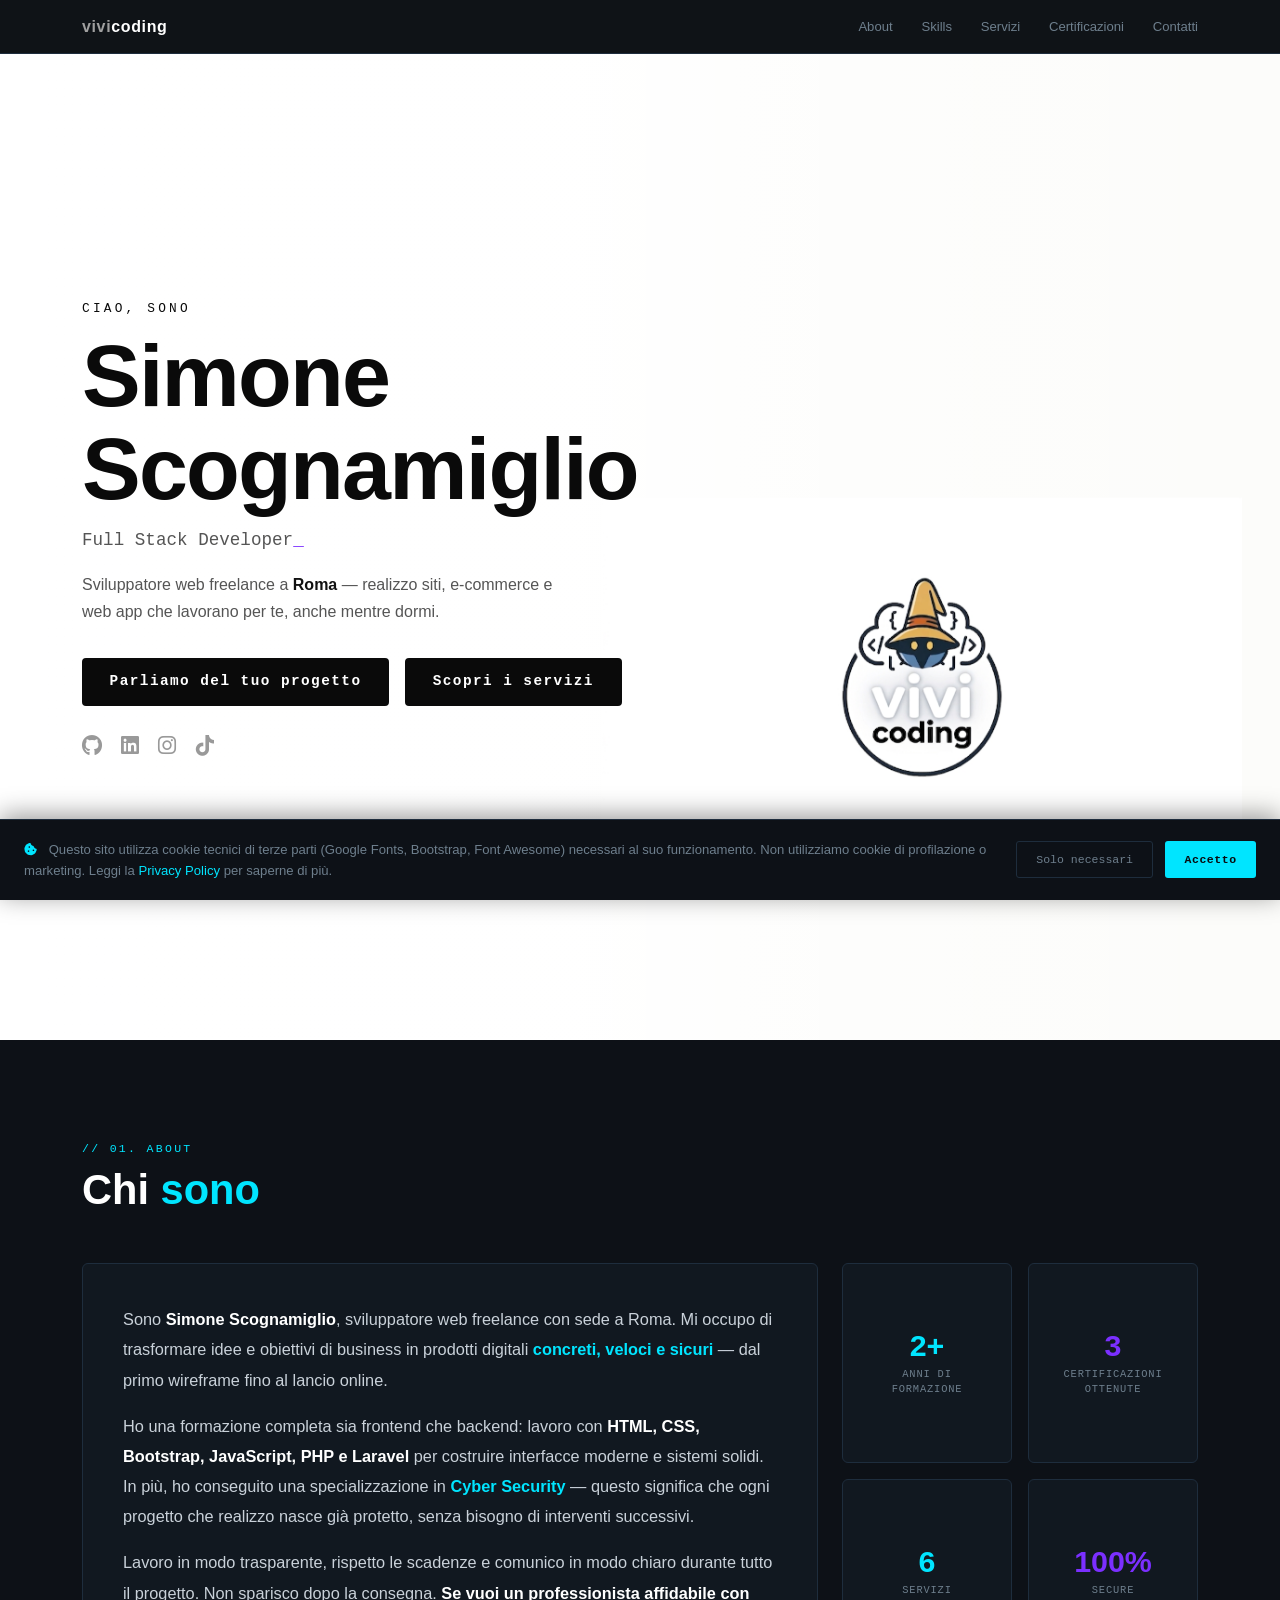
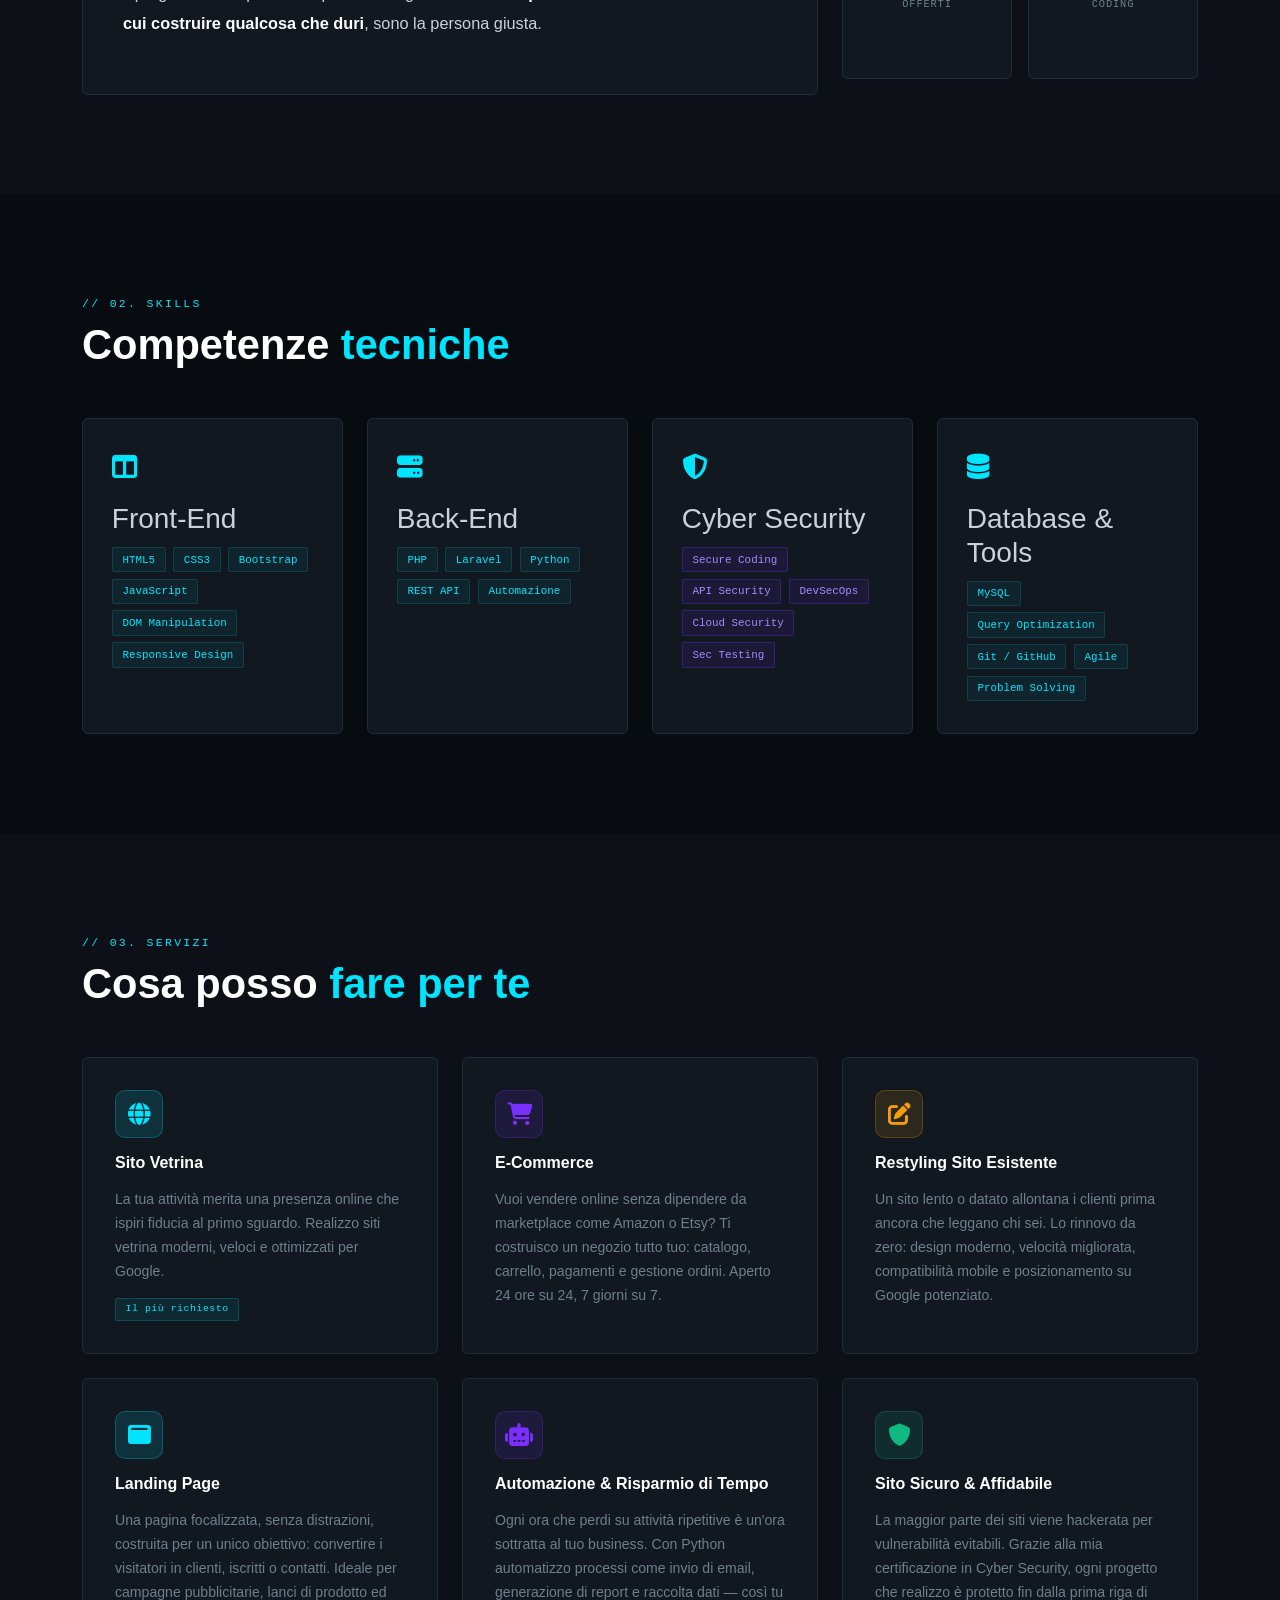
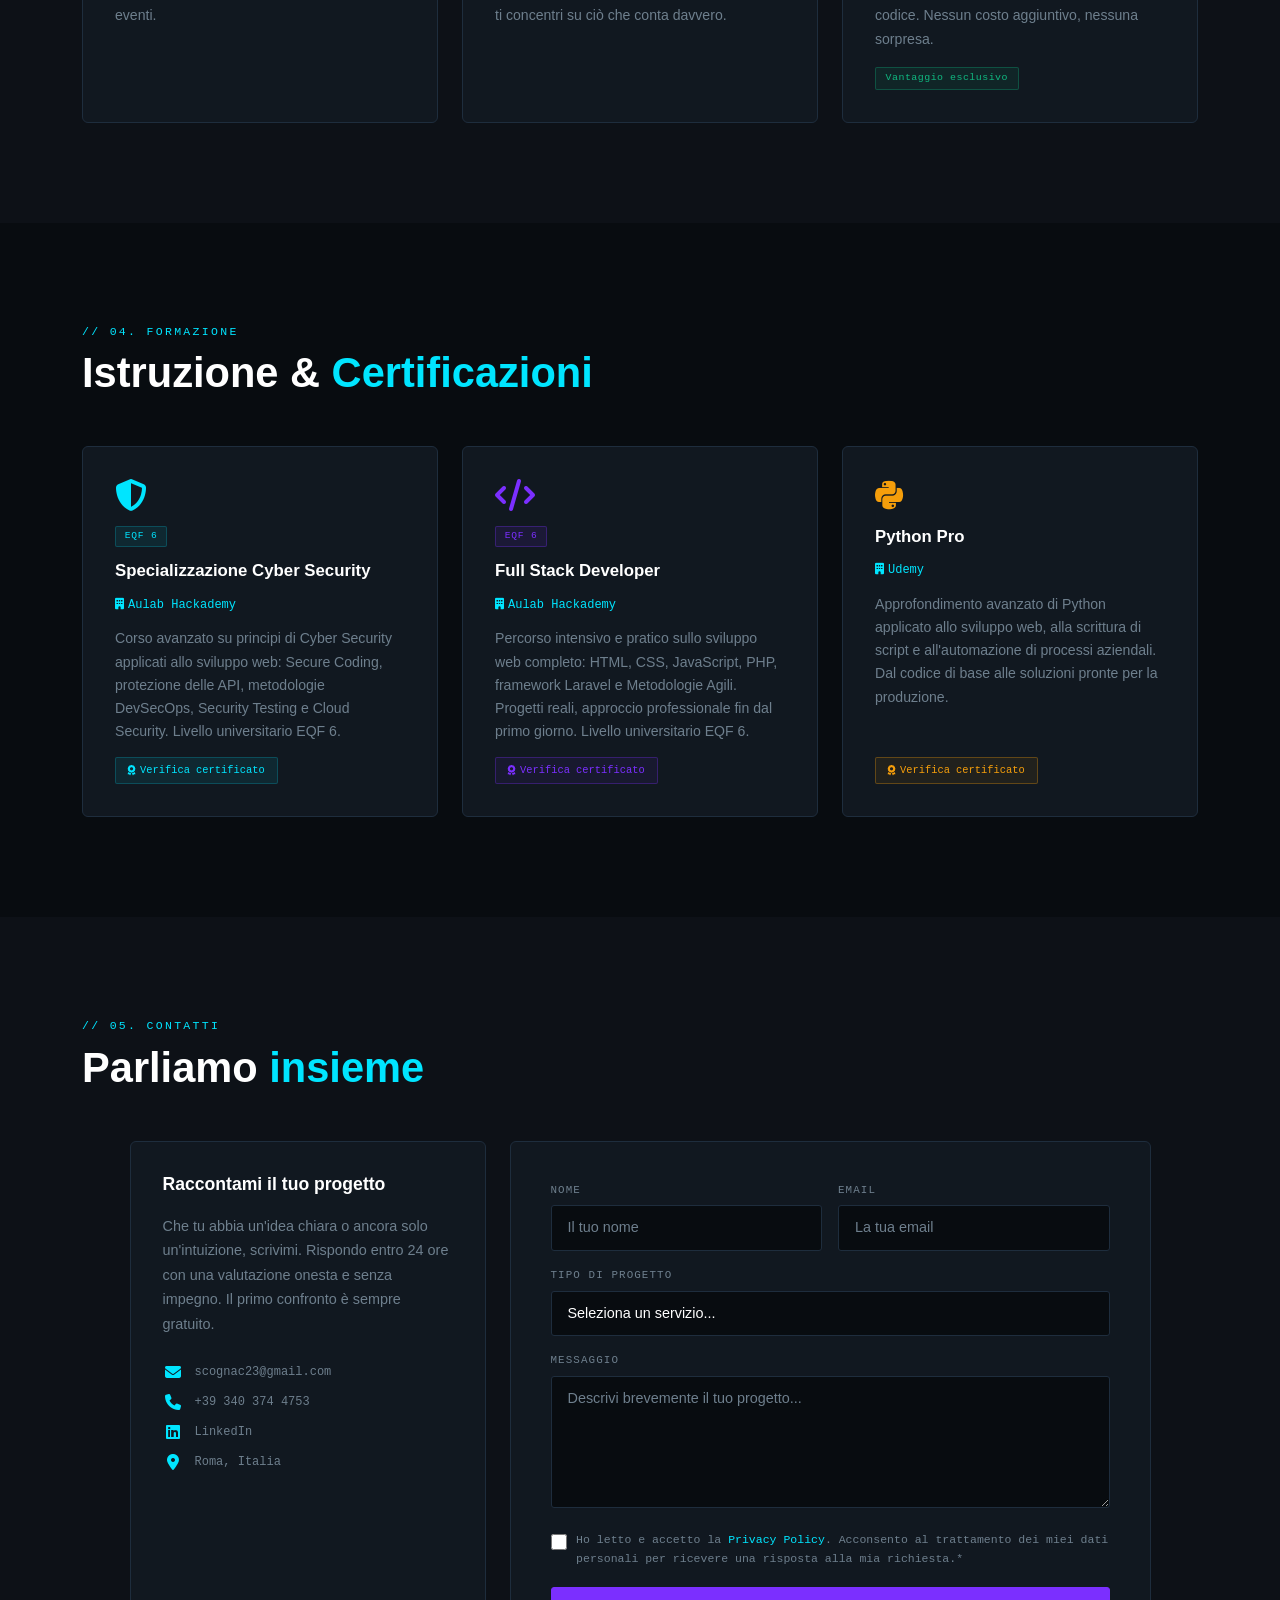
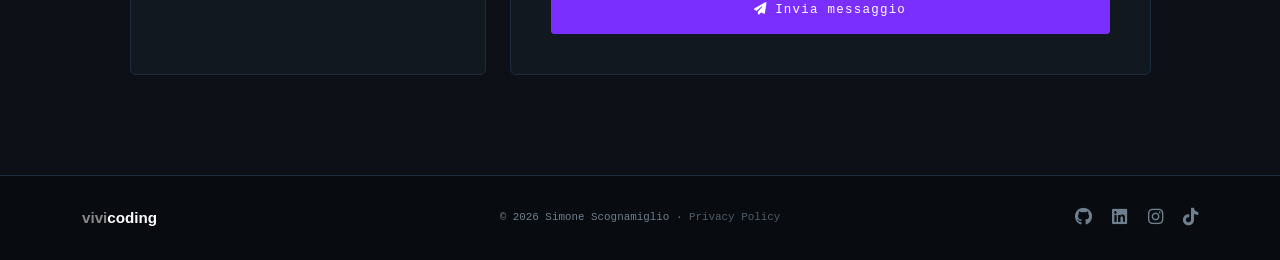
<file: index.html>
<!DOCTYPE html>
<html lang="it">
<head>
  <meta charset="UTF-8" />
  <meta name="viewport" content="width=device-width, initial-scale=1.0"/>

  <!-- ═══════════════════════════════════════
       SEO — TITOLO E META DESCRIZIONE
       Aiuta Google a capire di cosa parla il sito
  ═══════════════════════════════════════ -->
  <title>Simone Scognamiglio — Sviluppatore Web Freelance Roma | PHP Laravel Cyber Security</title>
  <meta name="description" content="Simone Scognamiglio, sviluppatore web freelance a Roma. Realizzo siti vetrina, e-commerce e web app sicure con PHP, Laravel, JavaScript e Python. Certificato in Cyber Security. Preventivo gratuito."/>
  <meta name="keywords" content="sviluppatore web Roma, freelance PHP Laravel, full stack developer Roma, siti web professionali Roma, e-commerce Roma, cyber security sviluppatore, Bootstrap, Python automazione, vivicoding"/>
  <meta name="author" content="Simone Scognamiglio"/>
  <meta name="robots" content="index, follow"/>
  <link rel="canonical" href="https://vivicoding.it/"/>

  <!-- ═══════════════════════════════════════
       SEO — OPEN GRAPH
       Controlla come appare il sito quando condiviso
       su WhatsApp, LinkedIn, Facebook
  ═══════════════════════════════════════ -->
  <meta property="og:title" content="Simone Scognamiglio — Sviluppatore Web Freelance Roma"/>
  <meta property="og:description" content="Siti web, e-commerce e web app sicure. Sviluppatore freelance a Roma con certificazione Cyber Security. Preventivo gratuito entro 24h."/>
  <meta property="og:type" content="website"/>
  <meta property="og:url" content="https://vivicoding.it/"/>
  <meta property="og:image" content="https://vivicoding.it/img/vivi_coding.png"/>
  <meta property="og:locale" content="it_IT"/>
  <meta property="og:site_name" content="vivicoding — Simone Scognamiglio"/>

  <!-- ═══════════════════════════════════════
       SEO — TWITTER CARD
       Controlla come appare il sito quando
       condiviso su Twitter/X
  ═══════════════════════════════════════ -->
  <meta name="twitter:card" content="summary_large_image"/>
  <meta name="twitter:title" content="Simone Scognamiglio — Sviluppatore Web Freelance Roma"/>
  <meta name="twitter:description" content="Siti web, e-commerce e web app sicure. Sviluppatore freelance a Roma con certificazione Cyber Security."/>
  <meta name="twitter:image" content="https://vivicoding.it/img/vivi_coding.png"/>

  <!-- ═══════════════════════════════════════
       SICUREZZA — CONTENT SECURITY POLICY (CSP)
       Protezione XSS: dice al browser quali domini
       sono fidati. Blocca script iniettati da terzi.
       (OWASP A03 - Injection)
  ═══════════════════════════════════════ -->
  <meta http-equiv="Content-Security-Policy"
    content="
      default-src 'self'
        https://cdn.jsdelivr.net
        https://cdnjs.cloudflare.com
        https://fonts.googleapis.com
        https://fonts.gstatic.com
        https://api.web3forms.com;
      script-src 'self' 'unsafe-inline'
        https://cdn.jsdelivr.net;
      style-src 'self' 'unsafe-inline'
        https://cdn.jsdelivr.net
        https://cdnjs.cloudflare.com
        https://fonts.googleapis.com;
      font-src 'self'
        https://fonts.gstatic.com
        https://cdnjs.cloudflare.com;
      img-src 'self' data: https:;
      form-action https://api.web3forms.com;
    "/>

  <!-- ═══════════════════════════════════════
       SICUREZZA — HEADERS AGGIUNTIVI
       X-Content-Type-Options: blocca MIME sniffing
       Referrer-Policy: limita info inviate ad altri siti
       (OWASP A05 - Security Misconfiguration)
  ═══════════════════════════════════════ -->
  <meta http-equiv="X-Content-Type-Options" content="nosniff"/>
  <meta name="referrer" content="strict-origin-when-cross-origin"/>

  <!-- ═══════════════════════════════════════
       SICUREZZA — X-FRAME-OPTIONS
       Blocca il caricamento del sito in iframe
       da altri domini → protezione Clickjacking
       (OWASP A05 - Security Misconfiguration)
  ═══════════════════════════════════════ -->
  <meta http-equiv="X-Frame-Options" content="DENY"/>

  <!-- ═══════════════════════════════════════
       SICUREZZA — PERMISSIONS POLICY
       Disabilita esplicitamente le API del browser
       che questo sito non utilizza:
       fotocamera, microfono, geolocalizzazione,
       pagamenti, USB, autoplay forzato.
       Riduce la superficie di attacco in caso
       di script malevoli iniettati.
       (OWASP A05 - Security Misconfiguration)
  ═══════════════════════════════════════ -->
  <meta http-equiv="Permissions-Policy"
    content="camera=(), microphone=(), geolocation=(), payment=(), usb=(), autoplay=()"/>

  <!-- ═══════════════════════════════════════
       SEO — SCHEMA.ORG
       Dati strutturati: Google capisce esattamente
       chi sei e ti mostra meglio nei risultati
  ═══════════════════════════════════════ -->
  <script type="application/ld+json">
  {
    "@context": "https://schema.org",
    "@type": "Person",
    "name": "Simone Scognamiglio",
    "jobTitle": "Full Stack Developer & Cyber Security Specialist",
    "description": "Sviluppatore web freelance a Roma specializzato in PHP, Laravel, JavaScript e Cyber Security.",
    "url": "https://vivicoding.it",
    "image": "https://vivicoding.it/img/vivi_coding.png",
    "email": "scognac23@gmail.com",
    "telephone": "+393403744753",
    "address": { "@type": "PostalAddress", "addressLocality": "Roma", "addressCountry": "IT" },
    "sameAs": [
      "https://github.com/SimonScognac23",
      "https://linkedin.com/in/simonescognamiglio-7758172a0",
      "https://www.instagram.com/vivi_coding",
      "https://www.tiktok.com/@scognac"
    ],
    "knowsAbout": ["PHP","Laravel","JavaScript","Python","Cyber Security","Web Development","E-Commerce"]
  }
  </script>

  <script type="application/ld+json">
  {
    "@context": "https://schema.org",
    "@type": "LocalBusiness",
    "name": "vivicoding — Simone Scognamiglio",
    "description": "Sviluppo siti web, e-commerce e web app sicure a Roma.",
    "url": "https://vivicoding.it",
    "telephone": "+393403744753",
    "email": "scognac23@gmail.com",
    "address": { "@type": "PostalAddress", "addressLocality": "Roma", "addressRegion": "Lazio", "addressCountry": "IT" },
    "areaServed": "Roma",
    "priceRange": "€€"
  }
  </script>

  <!-- ═══════════════════════════════════════
       PERFORMANCE — PRECONNECT
       Dice al browser di prepararsi in anticipo
       alle connessioni esterne → sito più veloce
  ═══════════════════════════════════════ -->
  <link rel="preconnect" href="https://fonts.googleapis.com"/>
  <link rel="preconnect" href="https://fonts.gstatic.com" crossorigin/>
  <link rel="preconnect" href="https://cdnjs.cloudflare.com"/>

  <!-- ═══════════════════════════════════════
       CSS — LIBRERIE ESTERNE
       Bootstrap: griglia e componenti
       Font Awesome: icone
       Google Fonts: caratteri tipografici

       SICUREZZA — SUBRESOURCE INTEGRITY (SRI)
       integrity: hash SHA-384 della risorsa.
       Il browser confronta il file scaricato con
       l'hash dichiarato → se il CDN è compromesso
       o il file è stato manomesso, il browser
       blocca il caricamento automaticamente.
       crossorigin: necessario per il controllo SRI
       su risorse cross-origin.
       (OWASP A08 - Software and Data Integrity)
  ═══════════════════════════════════════ -->
  <link href="https://cdn.jsdelivr.net/npm/bootstrap@5.3.3/dist/css/bootstrap.min.css"
    rel="stylesheet"
    integrity="sha384-QWTKZyjpPEjISv5WaRU9OFeRpok6YctnYmDr5pNlyT2bRjXh0JMhjY6hW+ALEwIH"
    crossorigin="anonymous"/>

  <link rel="stylesheet"
    href="https://cdnjs.cloudflare.com/ajax/libs/font-awesome/6.5.0/css/all.min.css"
    crossorigin="anonymous"
    referrerpolicy="no-referrer"/>

  <link href="https://fonts.googleapis.com/css2?family=Space+Mono:wght@400;700&family=Syne:wght@400;600;700;800&display=swap" rel="stylesheet"/>

  <!-- ═══════════════════════════════════════
       CSS — FOGLIO DI STILE PERSONALIZZATO
  ═══════════════════════════════════════ -->
  <link rel="stylesheet" href="style.css"/>

  <!-- ═══════════════════════════════════════
       CSS — STILI INLINE
       Cookie banner e checkbox privacy
  ═══════════════════════════════════════ -->
  <style>
    /* ── COOKIE BANNER ── */
    #cookie-banner {
      position: fixed;
      bottom: 0; left: 0; right: 0;
      background: #0d1117;
      border-top: 1px solid #1e2d3d;
      padding: 1.2rem 1.5rem;
      z-index: 9999;
      display: flex;
      align-items: center;
      justify-content: space-between;
      gap: 1.5rem;
      flex-wrap: wrap;
      box-shadow: 0 -4px 24px rgba(0,0,0,.4);
    }
    #cookie-banner p {
      margin: 0;
      font-size: .82rem;
      color: #6e7f8d;
      line-height: 1.6;
      flex: 1;
      min-width: 200px;
    }
    #cookie-banner a { color: #00e5ff; text-decoration: none; }
    #cookie-banner a:hover { text-decoration: underline; }
    .cookie-btns { display: flex; gap: .75rem; flex-shrink: 0; }
    .cookie-accept {
      background: #00e5ff;
      color: #080c10;
      border: none;
      border-radius: 3px;
      font-family: 'Space Mono', monospace;
      font-size: .72rem;
      font-weight: 700;
      padding: .55rem 1.2rem;
      cursor: pointer;
      letter-spacing: .05em;
      transition: background .2s;
    }
    .cookie-accept:hover { background: #00c8e0; }
    .cookie-decline {
      background: transparent;
      color: #6e7f8d;
      border: 1px solid #1e2d3d;
      border-radius: 3px;
      font-family: 'Space Mono', monospace;
      font-size: .72rem;
      padding: .55rem 1.2rem;
      cursor: pointer;
      transition: color .2s, border-color .2s;
    }
    .cookie-decline:hover { color: #fff; border-color: #6e7f8d; }

    /* ── CHECKBOX PRIVACY FORM ── */
    .privacy-check-wrap {
      display: flex;
      align-items: flex-start;
      gap: .6rem;
      margin-bottom: 1.2rem;
    }
    .privacy-check-wrap input[type="checkbox"] {
      width: 16px;
      height: 16px;
      min-width: 16px;
      margin-top: 3px;
      accent-color: #00e5ff;
      cursor: pointer;
    }
    .privacy-check-wrap label {
      font-family: 'Space Mono', monospace;
      font-size: .72rem;
      color: #6e7f8d;
      line-height: 1.6;
      cursor: pointer;
    }
    .privacy-check-wrap label a { color: #00e5ff; text-decoration: none; }
    .privacy-check-wrap label a:hover { text-decoration: underline; }
  </style>

</head>
<body>

<!-- ═══════════════════════════════════════
     GDPR — COOKIE BANNER
     Obbligatorio per legge italiana (D.Lgs 196/2003)
     Si nasconde dopo il consenso e non riappare
═══════════════════════════════════════ -->
<div id="cookie-banner" role="dialog" aria-label="Consenso cookie">
  <p>
    <i class="fa-solid fa-cookie-bite me-2" style="color:#00e5ff"></i>
    Questo sito utilizza cookie tecnici di terze parti (Google Fonts, Bootstrap, Font Awesome)
    necessari al suo funzionamento. Non utilizziamo cookie di profilazione o marketing.
    Leggi la <a href="privacy.html">Privacy Policy</a> per saperne di più.
  </p>
  <div class="cookie-btns">
    <button class="cookie-decline" id="cookie-decline">Solo necessari</button>
    <button class="cookie-accept" id="cookie-accept">Accetto</button>
  </div>
</div>

<!-- ═══════════════════════════════════════
     NAVBAR — BARRA DI NAVIGAZIONE
     fixed-top = rimane in cima durante lo scroll
═══════════════════════════════════════ -->
<nav class="navbar fixed-top" role="navigation" aria-label="Menu principale">
  <div class="container">
    <a class="navbar-brand" href="#" aria-label="vivicoding homepage">vivi<span>coding</span></a>
    <ul class="navbar-nav flex-row">
      <li class="nav-item"><a class="nav-link" href="#about">About</a></li>
      <li class="nav-item"><a class="nav-link" href="#skills">Skills</a></li>
      <li class="nav-item"><a class="nav-link" href="#servizi">Servizi</a></li>
      <li class="nav-item"><a class="nav-link" href="#education">Certificazioni</a></li>
      <li class="nav-item"><a class="nav-link" href="#contact">Contatti</a></li>
    </ul>
  </div>
</nav>

<!-- ═══════════════════════════════════════
     HERO — SEZIONE PRINCIPALE
     Prima cosa che vede il visitatore
     Sfondo bianco con logo a destra e testo a sinistra
═══════════════════════════════════════ -->
<section id="hero" aria-label="Presentazione">
  <img src="img/vivi_coding.png" class="hero-bg-img"
    alt="vivicoding logo — Simone Scognamiglio sviluppatore web Roma"
    width="580" height="580" loading="eager"/>
  <div class="hero-overlay"></div>
  <div class="container hero-content">
    <div class="row align-items-center min-vh-100">
      <div class="col-lg-7 col-md-9">
        <p class="hero-greeting">Ciao, sono</p>
        <h1 class="hero-name">Simone<br/><span>Scognamiglio</span></h1>
        <!-- Typewriter: il testo che cambia automaticamente -->
        <p class="hero-role" id="typed-text"></p>
        <p class="hero-desc">Sviluppatore web freelance a <strong>Roma</strong> — realizzo siti, e-commerce e web app che lavorano per te, anche mentre dormi.</p>
        <div class="d-flex gap-3 flex-wrap mb-4">
          <a href="#contact" class="btn-accent">Parliamo del tuo progetto</a>
          <a href="#servizi" class="btn-ghost-hero">Scopri i servizi</a>
        </div>
        <!-- Social links — rel="noopener noreferrer" protegge da tabnapping -->
        <div class="hero-socials" aria-label="Social network">
          <a href="https://github.com/SimonScognac23" target="_blank" rel="noopener noreferrer" title="GitHub" aria-label="GitHub"><i class="fa-brands fa-github"></i></a>
          <a href="https://linkedin.com/in/simonescognamiglio-7758172a0" target="_blank" rel="noopener noreferrer" title="LinkedIn" aria-label="LinkedIn"><i class="fa-brands fa-linkedin"></i></a>
          <a href="https://www.instagram.com/vivi_coding" target="_blank" rel="noopener noreferrer" title="Instagram" aria-label="Instagram"><i class="fa-brands fa-instagram"></i></a>
          <a href="https://www.tiktok.com/@vivi_coding" target="_blank" rel="noopener noreferrer" title="TikTok" aria-label="TikTok"><i class="fa-brands fa-tiktok"></i></a>
        </div>
      </div>
    </div>
  </div>
</section>

<!-- ═══════════════════════════════════════
     ABOUT — 01
     Presentazione personale e statistiche
═══════════════════════════════════════ -->
<section id="about" aria-labelledby="about-title">
  <div class="container">
    <p class="sec-label">// 01. about</p>
    <h2 class="sec-title" id="about-title">Chi <span>sono</span></h2>
    <div class="row g-4 align-items-stretch">

      <!-- Testo presentazione -->
      <div class="col-lg-8 fade-up">
        <div class="about-card h-100">
          <p class="about-text mb-3">
            Sono <strong style="color:#fff">Simone Scognamiglio</strong>, sviluppatore web freelance con sede a Roma. Mi occupo di trasformare idee e obiettivi di business in prodotti digitali <strong style="color:var(--accent)">concreti, veloci e sicuri</strong> — dal primo wireframe fino al lancio online.
          </p>
          <p class="about-text mb-3">
            Ho una formazione completa sia frontend che backend: lavoro con <strong style="color:#fff">HTML, CSS, Bootstrap, JavaScript, PHP e Laravel</strong> per costruire interfacce moderne e sistemi solidi. In più, ho conseguito una specializzazione in <strong style="color:var(--accent)">Cyber Security</strong> — questo significa che ogni progetto che realizzo nasce già protetto, senza bisogno di interventi successivi.
          </p>
          <p class="about-text">
            Lavoro in modo trasparente, rispetto le scadenze e comunico in modo chiaro durante tutto il progetto. Non sparisco dopo la consegna. <strong style="color:#fff">Se vuoi un professionista affidabile con cui costruire qualcosa che duri</strong>, sono la persona giusta.
          </p>
        </div>
      </div>

      <!-- Statistiche numeriche -->
      <div class="col-lg-4 fade-up">
        <div class="row g-3 h-100">
          <div class="col-6"><div class="stat-card"><div class="stat-num" style="color:var(--accent)">2+</div><div class="stat-lbl">Anni di<br/>formazione</div></div></div>
          <div class="col-6"><div class="stat-card"><div class="stat-num" style="color:var(--accent2)">3</div><div class="stat-lbl">Certificazioni<br/>ottenute</div></div></div>
          <div class="col-6"><div class="stat-card"><div class="stat-num" style="color:var(--accent)">6</div><div class="stat-lbl">Servizi<br/>offerti</div></div></div>
          <div class="col-6"><div class="stat-card"><div class="stat-num" style="color:var(--accent2)">100%</div><div class="stat-lbl">Secure<br/>Coding</div></div></div>
        </div>
      </div>

    </div>
  </div>
</section>

<!-- ═══════════════════════════════════════
     SKILLS — 02
     Competenze tecniche divise per categoria
═══════════════════════════════════════ -->
<section id="skills" aria-labelledby="skills-title">
  <div class="container">
    <p class="sec-label">// 02. skills</p>
    <h2 class="sec-title" id="skills-title">Competenze <span>tecniche</span></h2>
    <div class="row g-4">

      <!-- Front-End -->
      <div class="col-md-6 col-lg-3 fade-up">
        <div class="skill-category h-100">
          <div class="skill-icon"><i class="fa-solid fa-table-columns" aria-hidden="true"></i></div>
          <h3>Front-End</h3>
          <span class="skill-tag">HTML5</span>
          <span class="skill-tag">CSS3</span>
          <span class="skill-tag">Bootstrap</span>
          <span class="skill-tag">JavaScript</span>
          <span class="skill-tag">DOM Manipulation</span>
          <span class="skill-tag">Responsive Design</span>
        </div>
      </div>

      <!-- Back-End -->
      <div class="col-md-6 col-lg-3 fade-up">
        <div class="skill-category h-100">
          <div class="skill-icon"><i class="fa-solid fa-server" aria-hidden="true"></i></div>
          <h3>Back-End</h3>
          <span class="skill-tag">PHP</span>
          <span class="skill-tag">Laravel</span>
          <span class="skill-tag">Python</span>
          <span class="skill-tag">REST API</span>
          <span class="skill-tag">Automazione</span>
        </div>
      </div>

      <!-- Cyber Security -->
      <div class="col-md-6 col-lg-3 fade-up">
        <div class="skill-category h-100">
          <div class="skill-icon"><i class="fa-solid fa-shield-halved" aria-hidden="true"></i></div>
          <h3>Cyber Security</h3>
          <span class="skill-tag purple">Secure Coding</span>
          <span class="skill-tag purple">API Security</span>
          <span class="skill-tag purple">DevSecOps</span>
          <span class="skill-tag purple">Cloud Security</span>
          <span class="skill-tag purple">Sec Testing</span>
        </div>
      </div>

      <!-- Database & Tools -->
      <div class="col-md-6 col-lg-3 fade-up">
        <div class="skill-category h-100">
          <div class="skill-icon"><i class="fa-solid fa-database" aria-hidden="true"></i></div>
          <h3>Database & Tools</h3>
          <span class="skill-tag">MySQL</span>
          <span class="skill-tag">Query Optimization</span>
          <span class="skill-tag">Git / GitHub</span>
          <span class="skill-tag">Agile</span>
          <span class="skill-tag">Problem Solving</span>
        </div>
      </div>

    </div>
  </div>
</section>

<!-- ═══════════════════════════════════════
     SERVIZI — 03
     I 6 servizi offerti ai clienti
═══════════════════════════════════════ -->
<section id="servizi" aria-labelledby="servizi-title">
  <div class="container">
    <p class="sec-label">// 03. servizi</p>
    <h2 class="sec-title" id="servizi-title">Cosa posso <span>fare per te</span></h2>
    <div class="row g-4">

      <!-- Sito Vetrina -->
      <div class="col-12 col-md-6 col-lg-4 fade-up">
        <div class="service-card h-100">
          <div class="service-icon-wrap" style="--clr:var(--accent)"><i class="fa-solid fa-globe" aria-hidden="true"></i></div>
          <h3 class="service-title">Sito Vetrina</h3>
          <p class="service-body">La tua attività merita una presenza online che ispiri fiducia al primo sguardo. Realizzo siti vetrina moderni, veloci e ottimizzati per Google.</p>
          <span class="service-tag">Il più richiesto</span>
        </div>
      </div>

      <!-- E-Commerce -->
      <div class="col-12 col-md-6 col-lg-4 fade-up">
        <div class="service-card h-100">
          <div class="service-icon-wrap" style="--clr:var(--accent2)"><i class="fa-solid fa-cart-shopping" aria-hidden="true"></i></div>
          <h3 class="service-title">E-Commerce</h3>
          <p class="service-body">Vuoi vendere online senza dipendere da marketplace come Amazon o Etsy? Ti costruisco un negozio tutto tuo: catalogo, carrello, pagamenti e gestione ordini. Aperto 24 ore su 24, 7 giorni su 7.</p>
        </div>
      </div>

      <!-- Restyling -->
      <div class="col-12 col-md-6 col-lg-4 fade-up">
        <div class="service-card h-100">
          <div class="service-icon-wrap" style="--clr:#f59e0b"><i class="fa-solid fa-pen-to-square" aria-hidden="true"></i></div>
          <h3 class="service-title">Restyling Sito Esistente</h3>
          <p class="service-body">Un sito lento o datato allontana i clienti prima ancora che leggano chi sei. Lo rinnovo da zero: design moderno, velocità migliorata, compatibilità mobile e posizionamento su Google potenziato.</p>
        </div>
      </div>

      <!-- Landing Page -->
      <div class="col-12 col-md-6 col-lg-4 fade-up">
        <div class="service-card h-100">
          <div class="service-icon-wrap" style="--clr:var(--accent)"><i class="fa-solid fa-window-maximize" aria-hidden="true"></i></div>
          <h3 class="service-title">Landing Page</h3>
          <p class="service-body">Una pagina focalizzata, senza distrazioni, costruita per un unico obiettivo: convertire i visitatori in clienti, iscritti o contatti. Ideale per campagne pubblicitarie, lanci di prodotto ed eventi.</p>
        </div>
      </div>

      <!-- Automazione -->
      <div class="col-12 col-md-6 col-lg-4 fade-up">
        <div class="service-card h-100">
          <div class="service-icon-wrap" style="--clr:var(--accent2)"><i class="fa-solid fa-robot" aria-hidden="true"></i></div>
          <h3 class="service-title">Automazione & Risparmio di Tempo</h3>
          <p class="service-body">Ogni ora che perdi su attività ripetitive è un'ora sottratta al tuo business. Con Python automatizzo processi come invio di email, generazione di report e raccolta dati — così tu ti concentri su ciò che conta davvero.</p>
        </div>
      </div>

      <!-- Sito Sicuro -->
      <div class="col-12 col-md-6 col-lg-4 fade-up">
        <div class="service-card h-100">
          <div class="service-icon-wrap" style="--clr:#10b981"><i class="fa-solid fa-shield" aria-hidden="true"></i></div>
          <h3 class="service-title">Sito Sicuro & Affidabile</h3>
          <p class="service-body">La maggior parte dei siti viene hackerata per vulnerabilità evitabili. Grazie alla mia certificazione in Cyber Security, ogni progetto che realizzo è protetto fin dalla prima riga di codice. Nessun costo aggiuntivo, nessuna sorpresa.</p>
          <span class="service-tag" style="color:#10b981;border-color:rgba(16,185,129,.3);background:rgba(16,185,129,.08)">Vantaggio esclusivo</span>
        </div>
      </div>

    </div>
  </div>
</section>

<!-- ═══════════════════════════════════════
     EDUCATION — 04
     Certificazioni e formazione
═══════════════════════════════════════ -->
<section id="education" aria-labelledby="education-title">
  <div class="container">
    <p class="sec-label">// 04. formazione</p>
    <h2 class="sec-title" id="education-title">Istruzione & <span>Certificazioni</span></h2>
    <div class="row g-4 justify-content-center">

      <!-- Certificazione Cyber Security -->
      <div class="col-12 col-md-6 col-lg-4 fade-up">
        <div class="cert-card h-100">
          <div class="cert-icon" style="color:var(--accent)"><i class="fa-solid fa-shield-halved" aria-hidden="true"></i></div>
          <div class="cert-badge-eqf">EQF 6</div>
          <h3 class="cert-title">Specializzazione Cyber Security</h3>
          <p class="cert-school"><i class="fa-solid fa-building me-1" aria-hidden="true"></i>Aulab Hackademy</p>
          <p class="cert-body">Corso avanzato su principi di Cyber Security applicati allo sviluppo web: Secure Coding, protezione delle API, metodologie DevSecOps, Security Testing e Cloud Security. Livello universitario EQF 6.</p>
          <a href="https://credential.net/c70fb460-e360-40ac-95a9-8bb528a66309" target="_blank" rel="noopener noreferrer" class="cert-link">
            <i class="fa-solid fa-award me-1" aria-hidden="true"></i>Verifica certificato
          </a>
        </div>
      </div>

      <!-- Certificazione Full Stack -->
      <div class="col-12 col-md-6 col-lg-4 fade-up">
        <div class="cert-card h-100">
          <div class="cert-icon" style="color:var(--accent2)"><i class="fa-solid fa-code" aria-hidden="true"></i></div>
          <div class="cert-badge-eqf" style="color:var(--accent2);border-color:rgba(123,47,255,.3);background:rgba(123,47,255,.1)">EQF 6</div>
          <h3 class="cert-title">Full Stack Developer</h3>
          <p class="cert-school"><i class="fa-solid fa-building me-1" aria-hidden="true"></i>Aulab Hackademy</p>
          <p class="cert-body">Percorso intensivo e pratico sullo sviluppo web completo: HTML, CSS, JavaScript, PHP, framework Laravel e Metodologie Agili. Progetti reali, approccio professionale fin dal primo giorno. Livello universitario EQF 6.</p>
          <a href="https://credential.net/d90387ce-b165-43b2-81d8-e3498085ef3e" target="_blank" rel="noopener noreferrer" class="cert-link" style="color:var(--accent2);border-color:rgba(123,47,255,.3);background:rgba(123,47,255,.07)">
            <i class="fa-solid fa-award me-1" aria-hidden="true"></i>Verifica certificato
          </a>
        </div>
      </div>

      <!-- Certificazione Python -->
      <div class="col-12 col-md-6 col-lg-4 fade-up">
        <div class="cert-card h-100">
          <div class="cert-icon" style="color:#f59e0b"><i class="fa-brands fa-python" aria-hidden="true"></i></div>
          <h3 class="cert-title">Python Pro</h3>
          <p class="cert-school"><i class="fa-solid fa-building me-1" aria-hidden="true"></i>Udemy</p>
          <p class="cert-body">Approfondimento avanzato di Python applicato allo sviluppo web, alla scrittura di script e all'automazione di processi aziendali. Dal codice di base alle soluzioni pronte per la produzione.</p>
          <a href="https://udemy.com/certificate/UC-797e93fd-c6c7-4f3e-8647-079aa7193a82" target="_blank" rel="noopener noreferrer" class="cert-link" style="color:#f59e0b;border-color:rgba(245,158,11,.3);background:rgba(245,158,11,.07)">
            <i class="fa-solid fa-award me-1" aria-hidden="true"></i>Verifica certificato
          </a>
        </div>
      </div>

    </div>
  </div>
</section>

<!-- ═══════════════════════════════════════
     CONTACT — 05
     Form di contatto + informazioni
     Protezioni attive:
     - Web3Forms (rate limiting integrato)
     - botcheck honeypot (blocca bot)
     - maxlength (limita input XSS)
     - checkbox privacy obbligatoria (GDPR)
     - method POST (protegge da CSRF)
═══════════════════════════════════════ -->
<section id="contact" aria-labelledby="contact-title">
  <div class="container">
    <p class="sec-label">// 05. contatti</p>
    <h2 class="sec-title" id="contact-title">Parliamo <span>insieme</span></h2>
    <div class="row g-4 justify-content-center">

      <!-- Informazioni di contatto -->
      <div class="col-lg-4 fade-up">
        <div class="contact-info-card h-100">
          <h3 class="contact-info-title">Raccontami il tuo progetto</h3>
          <p class="contact-info-text">Che tu abbia un'idea chiara o ancora solo un'intuizione, scrivimi. Rispondo entro 24 ore con una valutazione onesta e senza impegno. Il primo confronto è sempre gratuito.</p>
          <div class="contact-info-list">
            <a href="mailto:scognac23@gmail.com" class="contact-info-item">
              <i class="fa-solid fa-envelope" aria-hidden="true"></i><span>scognac23@gmail.com</span>
            </a>
            <a href="tel:+393403744753" class="contact-info-item">
              <i class="fa-solid fa-phone" aria-hidden="true"></i><span>+39 340 374 4753</span>
            </a>
            <a href="https://linkedin.com/in/simonescognamiglio-7758172a0" target="_blank" rel="noopener noreferrer" class="contact-info-item">
              <i class="fa-brands fa-linkedin" aria-hidden="true"></i><span>LinkedIn</span>
            </a>
            <div class="contact-info-item">
              <i class="fa-solid fa-location-dot" aria-hidden="true"></i><span>Roma, Italia</span>
            </div>
          </div>
        </div>
      </div>

      <!-- Form di contatto -->
      <div class="col-lg-7 fade-up">
        <div class="contact-form-card">
          <form action="https://api.web3forms.com/submit" method="POST" aria-label="Form di contatto">

            <!-- Web3Forms: chiave accesso -->
            <input type="hidden" name="access_key" value="8caca050-ec0e-433a-b0a5-a7bb475c0125"/>
            <!-- Web3Forms: oggetto email ricevuta -->
            <input type="hidden" name="subject" value="Nuovo messaggio da vivicoding"/>
            <!-- Sicurezza: honeypot anti-bot (invisibile all'utente) -->
            <input type="checkbox" name="botcheck" style="display:none" aria-hidden="true"/>

            <div class="row g-3 mb-3">
              <div class="col-md-6">
                <label class="form-label-custom" for="nome">Nome</label>
                <!-- maxlength: limita input, protezione XSS (OWASP A03) -->
                <input type="text" id="nome" name="nome" class="form-input"
                  placeholder="Il tuo nome" required maxlength="100"/>
              </div>
              <div class="col-md-6">
                <label class="form-label-custom" for="email">Email</label>
                <input type="email" id="email" name="email" class="form-input"
                  placeholder="La tua email" required maxlength="150"/>
              </div>
            </div>

            <div class="mb-3">
              <label class="form-label-custom" for="progetto">Tipo di progetto</label>
              <select id="progetto" name="progetto" class="form-input">
                <option value="" style="background:#111820">Seleziona un servizio...</option>
                <option value="vetrina" style="background:#111820">Sito Vetrina</option>
                <option value="ecommerce" style="background:#111820">E-Commerce</option>
                <option value="restyling" style="background:#111820">Restyling</option>
                <option value="landing" style="background:#111820">Landing Page</option>
                <option value="automazione" style="background:#111820">Automazione</option>
                <option value="altro" style="background:#111820">Altro</option>
              </select>
            </div>

            <div class="mb-3">
              <label class="form-label-custom" for="messaggio">Messaggio</label>
              <textarea id="messaggio" name="messaggio" class="form-input"
                rows="5" required maxlength="2000"
                placeholder="Descrivi brevemente il tuo progetto..."></textarea>
            </div>

            <!-- GDPR: checkbox privacy obbligatoria -->
            <div class="privacy-check-wrap">
              <input type="checkbox" id="privacy-consent" name="privacy" required/>
              <label for="privacy-consent">
                Ho letto e accetto la <a href="privacy.html" target="_blank">Privacy Policy</a>.
                Acconsento al trattamento dei miei dati personali per ricevere una risposta alla mia richiesta.*
              </label>
            </div>

            <button type="submit" class="btn-accent w-100">
              <i class="fa-solid fa-paper-plane me-2" aria-hidden="true"></i>Invia messaggio
            </button>

          </form>
        </div>
      </div>

    </div>
  </div>
</section>

<!-- ═══════════════════════════════════════
     FOOTER
     Link privacy policy + social
═══════════════════════════════════════ -->
<footer>
  <div class="container">
    <div class="row align-items-center">
      <div class="col-md-4 text-center text-md-start mb-2 mb-md-0">
        <span class="footer-brand">vivi<span>coding</span></span>
      </div>
      <div class="col-md-4 text-center mb-2 mb-md-0">
        <p class="footer-copy">© 2026 Simone Scognamiglio ·
          <a href="privacy.html" style="color:inherit;text-decoration:none;opacity:.7">Privacy Policy</a>
        </p>
      </div>
      <div class="col-md-4 text-center text-md-end">
        <a href="https://github.com/SimonScognac23" target="_blank" rel="noopener noreferrer" class="footer-social" aria-label="GitHub"><i class="fa-brands fa-github"></i></a>
        <a href="https://www.linkedin.com/in/simone-scognamiglio-7758172a0" target="_blank" rel="noopener noreferrer" class="footer-social" aria-label="LinkedIn"><i class="fa-brands fa-linkedin"></i></a>
        <a href="https://www.instagram.com/vivi_coding" target="_blank" rel="noopener noreferrer" class="footer-social" aria-label="Instagram"><i class="fa-brands fa-instagram"></i></a>
        <a href="https://www.tiktok.com/@scognac" target="_blank" rel="noopener noreferrer" class="footer-social" aria-label="TikTok"><i class="fa-brands fa-tiktok"></i></a>
      </div>
    </div>
  </div>
</footer>

<!-- ═══════════════════════════════════════
     JAVASCRIPT — BOOTSTRAP
     Libreria esterna per componenti interattivi

     SICUREZZA — SUBRESOURCE INTEGRITY (SRI)
     Stessa logica degli stylesheet: l'hash SHA-384
     garantisce che il file JS non sia stato
     alterato sul CDN. (OWASP A08)
═══════════════════════════════════════ -->
<script src="https://cdn.jsdelivr.net/npm/bootstrap@5.3.3/dist/js/bootstrap.bundle.min.js"
  integrity="sha384-YvpcrYf0tY3lHB60NNkmXc4s9bIOgUxi8T/jzmkBmL57BRCjkM3ZiRZuldQ7lEL"
  crossorigin="anonymous"></script>

<script>
  /* ════════════════════════════════════════
     COOKIE BANNER
     Salva la scelta nel localStorage
     Non riappare dopo il primo consenso
  ════════════════════════════════════════ */
  const banner = document.getElementById('cookie-banner');
  if (localStorage.getItem('cookie-consent')) {
    banner.style.display = 'none';
  }
  document.getElementById('cookie-accept').addEventListener('click', () => {
    localStorage.setItem('cookie-consent', 'accepted');
    banner.style.display = 'none';
  });
  document.getElementById('cookie-decline').addEventListener('click', () => {
    localStorage.setItem('cookie-consent', 'declined');
    banner.style.display = 'none';
  });

  /* ════════════════════════════════════════
     MOBILE MENU
     Apre/chiude il menu su dispositivi mobili
     Il controllo null evita crash JS
  ════════════════════════════════════════ */
  const toggle = document.getElementById('menuToggle');
  const mobileMenu = document.getElementById('mobileMenu');
  if (toggle && mobileMenu) {
    toggle.addEventListener('click', () => {
      mobileMenu.classList.toggle('open');
      toggle.innerHTML = mobileMenu.classList.contains('open')
        ? '<i class="fa-solid fa-xmark"></i>'
        : '<i class="fa-solid fa-bars"></i>';
    });
    mobileMenu.querySelectorAll('.mobile-link').forEach(link => {
      link.addEventListener('click', () => {
        mobileMenu.classList.remove('open');
        toggle.innerHTML = '<i class="fa-solid fa-bars"></i>';
      });
    });
  }

  /* ════════════════════════════════════════
     TYPEWRITER EFFECT
     Scrive e cancella le frasi nella hero
     automaticamente in loop
  ════════════════════════════════════════ */
  const phrases = [
    'Full Stack Developer',
    'Trasformo le tue idee in realtà',
    'Siti Web Sicuri & Professionali',
    'PHP · Laravel · Python',
    'Il tuo partner digitale a Roma',
  ];
  let pi = 0, ci = 0, deleting = false;
  const el = document.getElementById('typed-text');
  function type() {
    const phrase = phrases[pi];
    el.innerHTML = (deleting ? phrase.slice(0, ci--) : phrase.slice(0, ++ci))
      + '<span class="typed-cursor">_</span>';
    if (!deleting && ci === phrase.length) {
      setTimeout(() => { deleting = true; type(); }, 1800);
      return;
    }
    if (deleting && ci === 0) { deleting = false; pi = (pi + 1) % phrases.length; }
    setTimeout(type, deleting ? 45 : 80);
  }
  type();

  /* ════════════════════════════════════════
     SCROLL REVEAL
     Fa apparire le sezioni con animazione
     quando l'utente le raggiunge scrollando
  ════════════════════════════════════════ */
  const observer = new IntersectionObserver(entries => {
    entries.forEach(e => { if (e.isIntersecting) e.target.classList.add('visible'); });
  }, { threshold: 0.1 });
  document.querySelectorAll('.fade-up').forEach(el => observer.observe(el));

  /* ════════════════════════════════════════
     NAVBAR SCROLL
     Cambia stile della navbar quando
     l'utente scorre verso il basso
  ════════════════════════════════════════ */
  window.addEventListener('scroll', () => {
    document.querySelector('.navbar').classList.toggle('scrolled', window.scrollY > 50);
  });
</script>

</body>
</html>
</file>
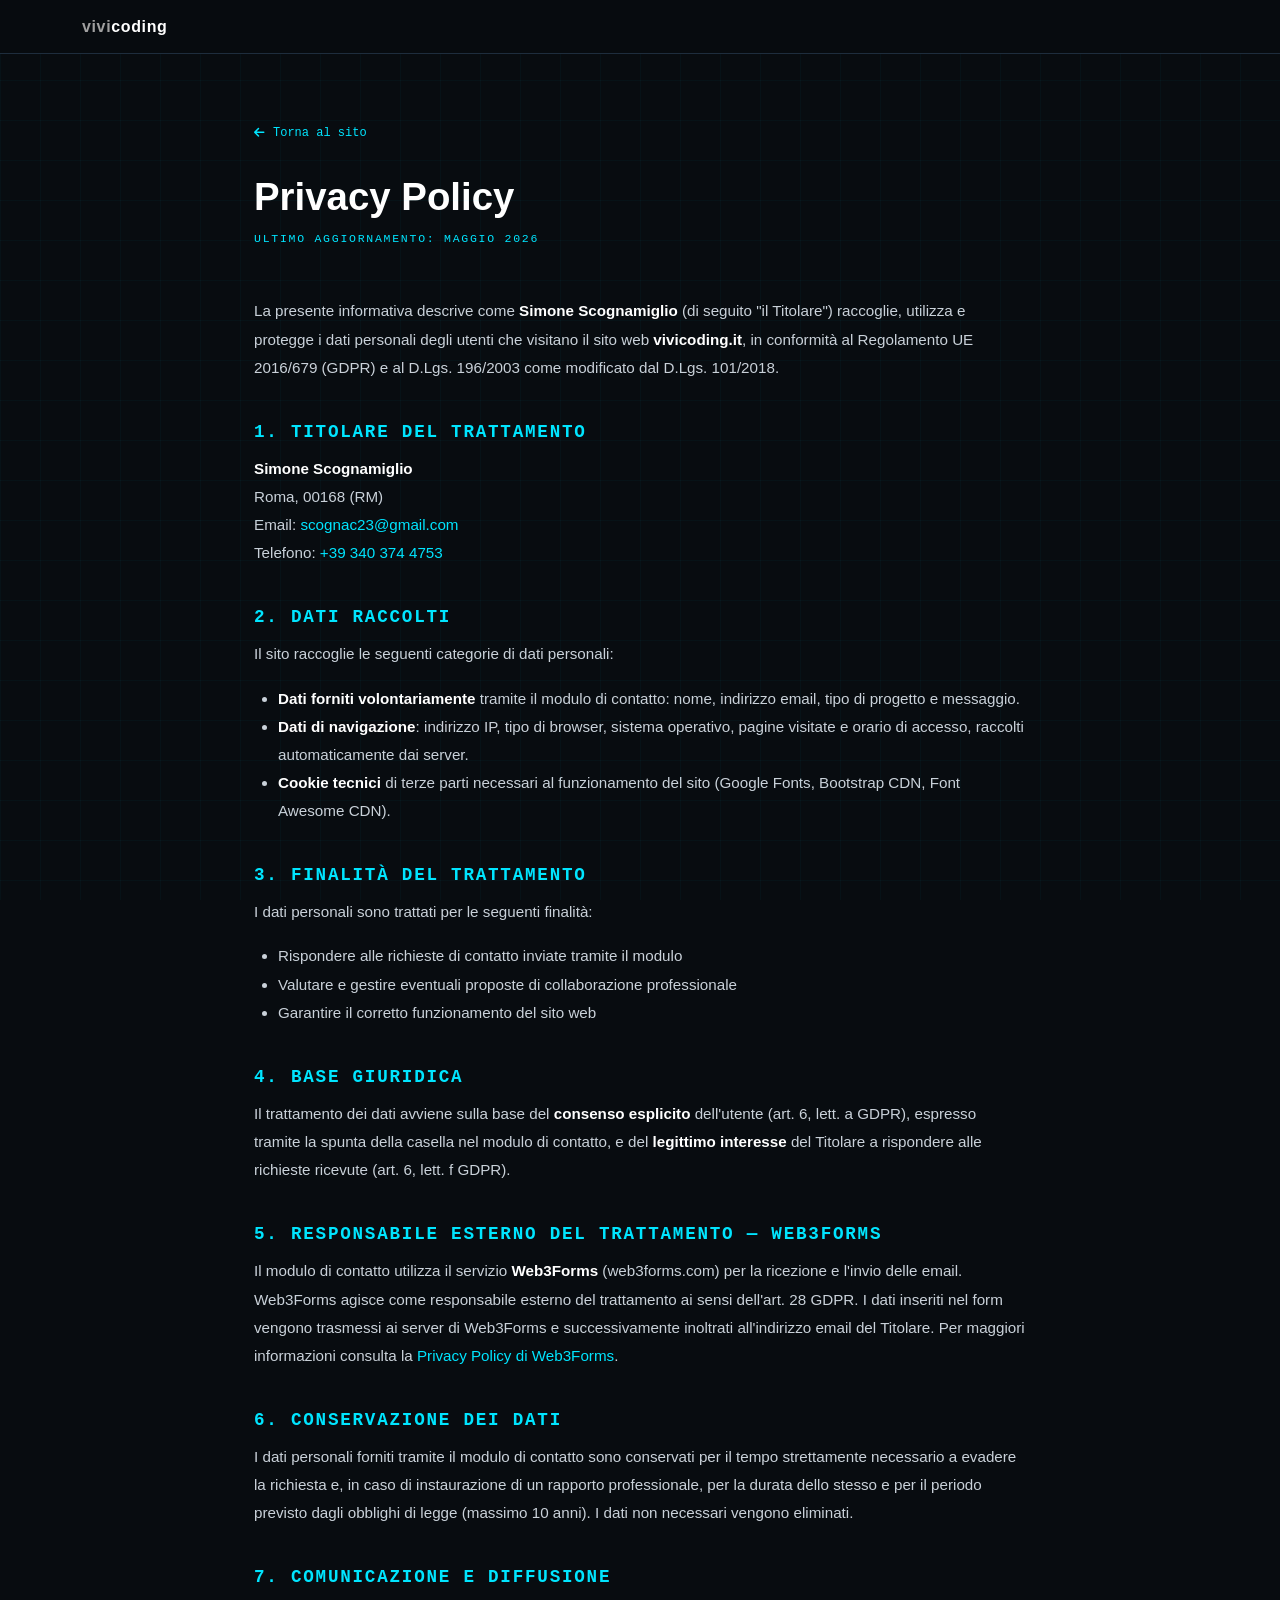
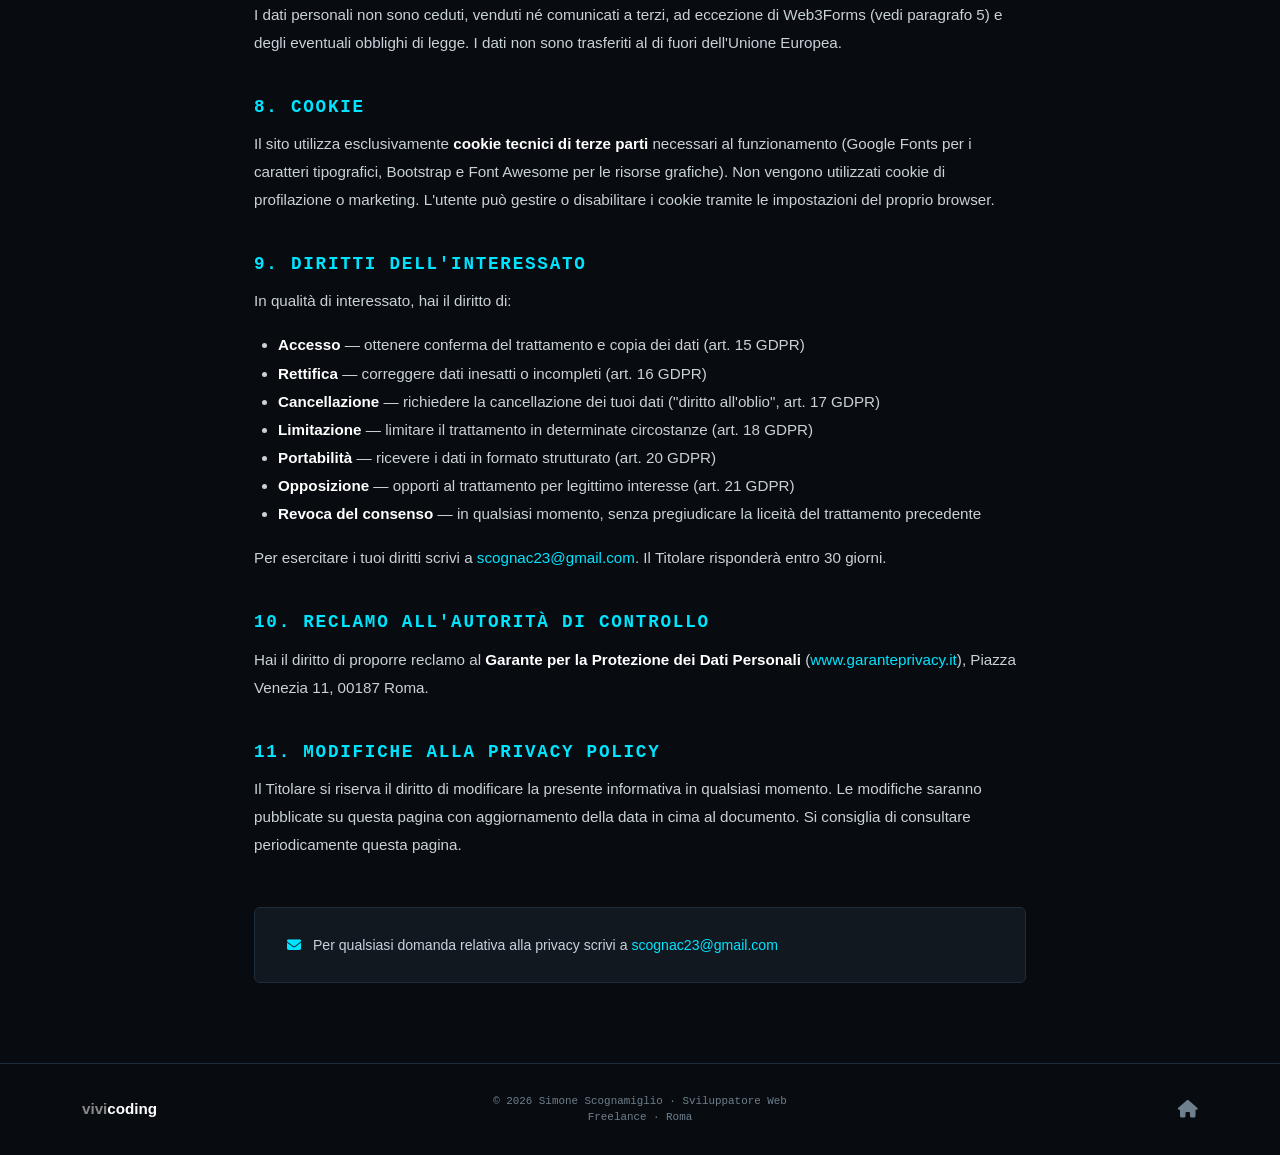
<file: privacy.html>
<!DOCTYPE html>
<html lang="it">
<head>
  <meta charset="UTF-8"/>
  <meta name="viewport" content="width=device-width, initial-scale=1.0"/>

  <!-- ═══════════════════════════════════════
       SEO — TITOLO E META
       noindex: dice a Google di NON indicizzare
       questa pagina (non vogliamo che appaia
       nei risultati di ricerca)
  ═══════════════════════════════════════ -->
  <title>Privacy Policy — Simone Scognamiglio | vivicoding</title>
  <meta name="description" content="Informativa sulla privacy e trattamento dei dati personali di vivicoding — Simone Scognamiglio, sviluppatore web freelance a Roma."/>
  <meta name="robots" content="noindex, follow"/>

  <!-- ═══════════════════════════════════════
       SICUREZZA — CONTENT SECURITY POLICY (CSP)
       Più restrittiva dell'index.html perché
       questa pagina non ha form né Web3Forms.
       Blocca XSS da domini non autorizzati.
       (OWASP A03 - Injection)
  ═══════════════════════════════════════ -->
  <meta http-equiv="Content-Security-Policy"
    content="
      default-src 'self'
        https://cdn.jsdelivr.net
        https://cdnjs.cloudflare.com
        https://fonts.googleapis.com
        https://fonts.gstatic.com;
      style-src 'self' 'unsafe-inline'
        https://cdn.jsdelivr.net
        https://cdnjs.cloudflare.com
        https://fonts.googleapis.com;
      font-src 'self'
        https://fonts.gstatic.com
        https://cdnjs.cloudflare.com;
      img-src 'self' data:;
      script-src 'self'
        https://cdn.jsdelivr.net;
    "/>

  <!-- ═══════════════════════════════════════
       SICUREZZA — HEADERS AGGIUNTIVI
       X-Content-Type-Options: blocca MIME sniffing
       Referrer-Policy: limita info inviate ad altri siti
       (OWASP A05 - Security Misconfiguration)
  ═══════════════════════════════════════ -->
  <meta http-equiv="X-Content-Type-Options" content="nosniff"/>
  <meta name="referrer" content="strict-origin-when-cross-origin"/>

  <!-- ═══════════════════════════════════════
       SICUREZZA — X-FRAME-OPTIONS
       Blocca il caricamento del sito in iframe
       da altri domini → protezione Clickjacking
       (OWASP A05 - Security Misconfiguration)
  ═══════════════════════════════════════ -->
  <meta http-equiv="X-Frame-Options" content="DENY"/>

  <!-- ═══════════════════════════════════════
       SICUREZZA — PERMISSIONS POLICY
       Disabilita esplicitamente le API del browser
       che questo sito non utilizza:
       fotocamera, microfono, geolocalizzazione,
       pagamenti, USB, autoplay forzato.
       Riduce la superficie di attacco in caso
       di script malevoli iniettati.
       (OWASP A05 - Security Misconfiguration)
  ═══════════════════════════════════════ -->
  <meta http-equiv="Permissions-Policy"
    content="camera=(), microphone=(), geolocation=(), payment=(), usb=(), autoplay=()"/>

  <!-- ═══════════════════════════════════════
       PERFORMANCE — PRECONNECT
       Prepara il browser alle connessioni esterne
       in anticipo → pagina più veloce
  ═══════════════════════════════════════ -->
  <link rel="preconnect" href="https://fonts.googleapis.com"/>
  <link rel="preconnect" href="https://fonts.gstatic.com" crossorigin/>
  <link rel="preconnect" href="https://cdnjs.cloudflare.com"/>

  <!-- ═══════════════════════════════════════
       CSS — LIBRERIE ESTERNE
       Bootstrap: griglia e componenti
       Font Awesome: icone
       Google Fonts: caratteri tipografici

       SICUREZZA — SUBRESOURCE INTEGRITY (SRI)
       integrity: hash SHA-384 della risorsa.
       Il browser confronta il file scaricato con
       l'hash dichiarato → se il CDN è compromesso
       o il file è stato manomesso, il browser
       blocca il caricamento automaticamente.
       crossorigin: necessario per il controllo SRI
       su risorse cross-origin.
       (OWASP A08 - Software and Data Integrity)
  ═══════════════════════════════════════ -->
  <link href="https://cdn.jsdelivr.net/npm/bootstrap@5.3.3/dist/css/bootstrap.min.css"
    rel="stylesheet"
    integrity="sha384-QWTKZyjpPEjISv5WaRU9OFeRpok6YctnYmDr5pNlyT2bRjXh0JMhjY6hW+ALEwIH"
    crossorigin="anonymous"/>

  <link rel="stylesheet"
    href="https://cdnjs.cloudflare.com/ajax/libs/font-awesome/6.5.0/css/all.min.css"
    integrity="sha512-Avb2QiuDEEvB4bZJYdft2mNjVShBftLdPG8FJ0V7irTLQ8Uo0qcPxh4Plh7eqjm+/zShrSy8MuSRQPFCNGxA=="
    crossorigin="anonymous"
    referrerpolicy="no-referrer"/>

  <link href="https://fonts.googleapis.com/css2?family=Space+Mono:wght@400;700&family=Syne:wght@400;600;700;800&display=swap" rel="stylesheet"/>

  <!-- ═══════════════════════════════════════
       CSS — FOGLIO DI STILE PERSONALIZZATO
  ═══════════════════════════════════════ -->
  <link rel="stylesheet" href="style.css"/>

  <!-- ═══════════════════════════════════════
       CSS — STILI INLINE
       Stili specifici solo per questa pagina
  ═══════════════════════════════════════ -->
  <style>
    /* ── CONTENITORE PRINCIPALE ── */
    .privacy-wrap {
      max-width: 820px;
      margin: 0 auto;
      padding: 120px 1.5rem 80px;
    }

    /* ── TITOLO H1 ── */
    .privacy-wrap h1 {
      font-size: clamp(1.8rem, 4vw, 2.4rem);
      font-weight: 800;
      color: #fff;
      margin-bottom: .5rem;
    }

    /* ── DATA ULTIMO AGGIORNAMENTO ── */
    .privacy-wrap .last-update {
      font-family: var(--mono);
      font-size: .72rem;
      color: var(--accent);
      letter-spacing: .15em;
      text-transform: uppercase;
      margin-bottom: 3rem;
    }

    /* ── TITOLI ARTICOLI (H2) ── */
    .privacy-wrap h2 {
      font-size: 1.1rem;
      font-weight: 700;
      color: var(--accent);
      font-family: var(--mono);
      text-transform: uppercase;
      letter-spacing: .1em;
      margin: 2.5rem 0 .75rem;
    }

    /* ── TESTO E LISTE ── */
    .privacy-wrap p, .privacy-wrap li {
      font-size: .95rem;
      color: var(--text);
      line-height: 1.85;
    }
    .privacy-wrap ul {
      padding-left: 1.5rem;
      margin-bottom: 1rem;
    }

    /* ── LINK ── */
    .privacy-wrap a {
      color: var(--accent);
      text-decoration: none;
    }
    .privacy-wrap a:hover { text-decoration: underline; }

    /* ── PULSANTE TORNA AL SITO ── */
    .privacy-back {
      display: inline-flex;
      align-items: center;
      gap: .5rem;
      font-family: var(--mono);
      font-size: .75rem;
      color: var(--text-muted);
      text-decoration: none;
      margin-bottom: 2rem;
      transition: color .2s;
    }
    .privacy-back:hover { color: var(--accent); }

    /* ── BOX EMAIL IN FONDO ── */
    .privacy-box {
      background: var(--card);
      border: 1px solid var(--border);
      border-radius: 6px;
      padding: 1.5rem 2rem;
      margin-top: 3rem;
    }
    .privacy-box p { margin: 0; font-size: .88rem; }
  </style>

</head>
<body>

<!-- ═══════════════════════════════════════
     NAVBAR — BARRA DI NAVIGAZIONE
     Solo il logo che riporta all'homepage
═══════════════════════════════════════ -->
<nav class="navbar fixed-top" role="navigation" aria-label="Menu principale">
  <div class="container">
    <a class="navbar-brand" href="index.html" aria-label="Torna all'homepage vivicoding">
      vivi<span>coding</span>
    </a>
  </div>
</nav>

<!-- ═══════════════════════════════════════
     CONTENUTO PRINCIPALE — PRIVACY POLICY
     Informativa completa GDPR con tutti
     gli articoli obbligatori per legge italiana
═══════════════════════════════════════ -->
<main class="privacy-wrap">

  <!-- Pulsante torna al sito -->
  <a href="index.html" class="privacy-back">
    <i class="fa-solid fa-arrow-left" aria-hidden="true"></i> Torna al sito
  </a>

  <h1>Privacy Policy</h1>
  <p class="last-update">Ultimo aggiornamento: Maggio 2026</p>

  <p>La presente informativa descrive come <strong style="color:#fff">Simone Scognamiglio</strong> (di seguito "il Titolare") raccoglie, utilizza e protegge i dati personali degli utenti che visitano il sito web <strong style="color:#fff">vivicoding.it</strong>, in conformità al Regolamento UE 2016/679 (GDPR) e al D.Lgs. 196/2003 come modificato dal D.Lgs. 101/2018.</p>

  <!-- ── Articolo 1 ── -->
  <h2>1. Titolare del Trattamento</h2>
  <p>
    <strong style="color:#fff">Simone Scognamiglio</strong><br/>
    Roma, 00168 (RM)<br/>
    Email: <a href="mailto:scognac23@gmail.com">scognac23@gmail.com</a><br/>
    Telefono: <a href="tel:+393403744753">+39 340 374 4753</a>
  </p>

  <!-- ── Articolo 2 ── -->
  <h2>2. Dati Raccolti</h2>
  <p>Il sito raccoglie le seguenti categorie di dati personali:</p>
  <ul>
    <li><strong style="color:#fff">Dati forniti volontariamente</strong> tramite il modulo di contatto: nome, indirizzo email, tipo di progetto e messaggio.</li>
    <li><strong style="color:#fff">Dati di navigazione</strong>: indirizzo IP, tipo di browser, sistema operativo, pagine visitate e orario di accesso, raccolti automaticamente dai server.</li>
    <li><strong style="color:#fff">Cookie tecnici</strong> di terze parti necessari al funzionamento del sito (Google Fonts, Bootstrap CDN, Font Awesome CDN).</li>
  </ul>

  <!-- ── Articolo 3 ── -->
  <h2>3. Finalità del Trattamento</h2>
  <p>I dati personali sono trattati per le seguenti finalità:</p>
  <ul>
    <li>Rispondere alle richieste di contatto inviate tramite il modulo</li>
    <li>Valutare e gestire eventuali proposte di collaborazione professionale</li>
    <li>Garantire il corretto funzionamento del sito web</li>
  </ul>

  <!-- ── Articolo 4 ── -->
  <h2>4. Base Giuridica</h2>
  <p>Il trattamento dei dati avviene sulla base del <strong style="color:#fff">consenso esplicito</strong> dell'utente (art. 6, lett. a GDPR), espresso tramite la spunta della casella nel modulo di contatto, e del <strong style="color:#fff">legittimo interesse</strong> del Titolare a rispondere alle richieste ricevute (art. 6, lett. f GDPR).</p>

  <!-- ── Articolo 5 ── -->
  <h2>5. Responsabile Esterno del Trattamento — Web3Forms</h2>
  <p>Il modulo di contatto utilizza il servizio <strong style="color:#fff">Web3Forms</strong> (web3forms.com) per la ricezione e l'invio delle email. Web3Forms agisce come responsabile esterno del trattamento ai sensi dell'art. 28 GDPR. I dati inseriti nel form vengono trasmessi ai server di Web3Forms e successivamente inoltrati all'indirizzo email del Titolare. Per maggiori informazioni consulta la <a href="https://web3forms.com/privacy" target="_blank" rel="noopener noreferrer">Privacy Policy di Web3Forms</a>.</p>

  <!-- ── Articolo 6 ── -->
  <h2>6. Conservazione dei Dati</h2>
  <p>I dati personali forniti tramite il modulo di contatto sono conservati per il tempo strettamente necessario a evadere la richiesta e, in caso di instaurazione di un rapporto professionale, per la durata dello stesso e per il periodo previsto dagli obblighi di legge (massimo 10 anni). I dati non necessari vengono eliminati.</p>

  <!-- ── Articolo 7 ── -->
  <h2>7. Comunicazione e Diffusione</h2>
  <p>I dati personali non sono ceduti, venduti né comunicati a terzi, ad eccezione di Web3Forms (vedi paragrafo 5) e degli eventuali obblighi di legge. I dati non sono trasferiti al di fuori dell'Unione Europea.</p>

  <!-- ── Articolo 8 ── -->
  <h2>8. Cookie</h2>
  <p>Il sito utilizza esclusivamente <strong style="color:#fff">cookie tecnici di terze parti</strong> necessari al funzionamento (Google Fonts per i caratteri tipografici, Bootstrap e Font Awesome per le risorse grafiche). Non vengono utilizzati cookie di profilazione o marketing. L'utente può gestire o disabilitare i cookie tramite le impostazioni del proprio browser.</p>

  <!-- ── Articolo 9 ── -->
  <h2>9. Diritti dell'Interessato</h2>
  <p>In qualità di interessato, hai il diritto di:</p>
  <ul>
    <li><strong style="color:#fff">Accesso</strong> — ottenere conferma del trattamento e copia dei dati (art. 15 GDPR)</li>
    <li><strong style="color:#fff">Rettifica</strong> — correggere dati inesatti o incompleti (art. 16 GDPR)</li>
    <li><strong style="color:#fff">Cancellazione</strong> — richiedere la cancellazione dei tuoi dati ("diritto all'oblio", art. 17 GDPR)</li>
    <li><strong style="color:#fff">Limitazione</strong> — limitare il trattamento in determinate circostanze (art. 18 GDPR)</li>
    <li><strong style="color:#fff">Portabilità</strong> — ricevere i dati in formato strutturato (art. 20 GDPR)</li>
    <li><strong style="color:#fff">Opposizione</strong> — opporti al trattamento per legittimo interesse (art. 21 GDPR)</li>
    <li><strong style="color:#fff">Revoca del consenso</strong> — in qualsiasi momento, senza pregiudicare la liceità del trattamento precedente</li>
  </ul>
  <p>Per esercitare i tuoi diritti scrivi a <a href="mailto:scognac23@gmail.com">scognac23@gmail.com</a>. Il Titolare risponderà entro 30 giorni.</p>

  <!-- ── Articolo 10 ── -->
  <h2>10. Reclamo all'Autorità di Controllo</h2>
  <p>Hai il diritto di proporre reclamo al <strong style="color:#fff">Garante per la Protezione dei Dati Personali</strong> (<a href="https://www.garanteprivacy.it" target="_blank" rel="noopener noreferrer">www.garanteprivacy.it</a>), Piazza Venezia 11, 00187 Roma.</p>

  <!-- ── Articolo 11 ── -->
  <h2>11. Modifiche alla Privacy Policy</h2>
  <p>Il Titolare si riserva il diritto di modificare la presente informativa in qualsiasi momento. Le modifiche saranno pubblicate su questa pagina con aggiornamento della data in cima al documento. Si consiglia di consultare periodicamente questa pagina.</p>

  <!-- Box contatto finale -->
  <div class="privacy-box">
    <p>
      <i class="fa-solid fa-envelope me-2" style="color:var(--accent)" aria-hidden="true"></i>
      Per qualsiasi domanda relativa alla privacy scrivi a
      <a href="mailto:scognac23@gmail.com">scognac23@gmail.com</a>
    </p>
  </div>

</main>

<!-- ═══════════════════════════════════════
     FOOTER
     Solo copyright e link torna al sito
═══════════════════════════════════════ -->
<footer>
  <div class="container">
    <div class="row align-items-center">
      <div class="col-md-4 text-center text-md-start mb-2 mb-md-0">
        <span class="footer-brand">vivi<span>coding</span></span>
      </div>
      <div class="col-md-4 text-center mb-2 mb-md-0">
        <p class="footer-copy">© 2026 Simone Scognamiglio · Sviluppatore Web Freelance · Roma</p>
      </div>
      <div class="col-md-4 text-center text-md-end">
        <!-- Icona casa: torna all'homepage -->
        <a href="index.html" class="footer-social" aria-label="Torna al sito">
          <i class="fa-solid fa-house"></i>
        </a>
      </div>
    </div>
  </div>
</footer>

</body>
</html>
</file>
<file: style.css>
/* ═══════════════════════════════════════
   VARIABILI & RESET
═══════════════════════════════════════ */
:root {
  --bg:         #080c10;
  --surface:    #0d1117;
  --card:       #111820;
  --border:     #1e2d3d;
  --accent:     #00e5ff;
  --accent2:    #7b2fff;
  --text:       #c9d1d9;
  --text-muted: #6e7f8d;
  --mono:       'Space Mono', monospace;
  --sans:       'Syne', sans-serif;
}

*, *::before, *::after { box-sizing: border-box; margin: 0; padding: 0; }
html { scroll-behavior: smooth; }
body {
  background: var(--bg);
  color: var(--text);
  font-family: var(--sans);
  overflow-x: hidden;
}

/* ═══════════════════════════════════════
   GRIGLIA DI SFONDO (solo sezioni dark)
═══════════════════════════════════════ */
body::before {
  content: '';
  position: fixed;
  inset: 0;
  background-image:
    linear-gradient(rgba(0,229,255,.03) 1px, transparent 1px),
    linear-gradient(90deg, rgba(0,229,255,.03) 1px, transparent 1px);
  background-size: 40px 40px;
  pointer-events: none;
  z-index: 0;
}
section, nav, footer { position: relative; z-index: 1; }

.navbar {
  background: rgba(8,12,16,.97);
  backdrop-filter: blur(12px);
  -webkit-backdrop-filter: blur(12px);
  border-bottom: 1px solid var(--border);
  padding: .6rem 0;
}
.navbar.scrolled {
  background: rgba(8,12,16,.97);
  border-bottom-color: var(--border);
}
.navbar .container {
  display: flex;
  align-items: center;
  justify-content: space-between;
  flex-wrap: wrap;
  gap: .5rem;
}
.navbar-brand {
  font-family: var(--sans);
  font-weight: 700;
  font-size: 1rem;
  color: #a0a0a0 !important;
  letter-spacing: .04em;
  text-transform: lowercase;
  text-decoration: none;
}
.navbar-brand span { color: #fff; }
.navbar.scrolled .navbar-brand { color: #a0a0a0 !important; }
.navbar.scrolled .navbar-brand span { color: #fff; }

.navbar-nav { list-style: none; margin: 0; padding: 0; gap: 1.8rem; }
.nav-link {
  color: #6e7f8d !important;
  font-size: .82rem;
  font-weight: 500;
  padding: .25rem 0 !important;
  position: relative;
  transition: color .2s;
  text-decoration: none;
}
.nav-link::after {
  content: '';
  position: absolute;
  left: 0; bottom: 0;
  width: 0; height: 1px;
  background: var(--accent);
  transition: width .25s;
}
.nav-link:hover { color: #fff !important; }
.nav-link:hover::after { width: 100%; }
.navbar.scrolled .nav-link { color: #6e7f8d !important; }
.navbar.scrolled .nav-link:hover { color: #fff !important; }
.navbar.scrolled .nav-link::after { background: var(--accent); }
/* ═══════════════════════════════════════
   HERO — sfondo bianco
═══════════════════════════════════════ */
#hero {
  min-height: 100vh;
  display: flex;
  align-items: center;
  padding: 80px 0 60px;
  position: relative;
  overflow: visible;
  background: #fcfcfa;   /* ← grigio caldo leggerissimo, non più bianco puro */
}

.hero-bg-img {
  position: absolute;
  right: 3%;
  top: 65%;
  transform: translateY(-50%);
  width: clamp(460px, 50vw, 720px);  /* un po' più grande */
  height: auto;
  object-fit: contain;
  pointer-events: none;
  z-index: 1;            /* ← sopra l'overlay, ora i colori sono originali */
  opacity: 1;
}

.hero-overlay {
  position: absolute;
  inset: 0;
  background: linear-gradient(
    90deg,
    rgba(255,255,255,1)   0%,
    rgba(255,255,255,.97) 45%,
    rgba(255,255,255,.4)  68%,
    rgba(255,255,255,0)   100%
  );
  z-index: 0;
}

.hero-content { position: relative; z-index: 1; }

.hero-greeting {
  font-family: var(--mono);
  font-size: .8rem;
  color: #0a0a0a;
  letter-spacing: .25em;
  text-transform: uppercase;
  margin-bottom: .75rem;
}

.hero-name {
  font-size: clamp(2.8rem, 7vw, 5.5rem);
  font-weight: 800;
  line-height: 1.05;
  letter-spacing: -.02em;
  color: #0a0a0a;
  margin-bottom: .75rem;
}
.hero-name span { color: #0a0a0a; }

.hero-role {
  font-family: var(--mono);
  font-size: clamp(.9rem, 2vw, 1.1rem);
  color: #555;
  margin-bottom: 1rem;
  min-height: 1.6em;
}
.hero-role .typed-cursor { color: var(--accent2); animation: blink 1s infinite; }
@keyframes blink { 0%,100%{opacity:1} 50%{opacity:0} }

.hero-desc {
  font-size: 1rem;
  color: #555;
  margin-bottom: 2rem;
  max-width: 480px;
  line-height: 1.7;
}
.hero-desc strong { color: #111; }

/* ===== BOTTONI NERI ===== */
#hero a.btn-accent,
#hero a.btn-ghost-hero {
  display: inline-block;
  padding: .7rem 1.6rem;
  background-color: #0a0a0a !important;
  color: #ffffff !important;
  font-weight: 600;
  font-size: .9rem;
  border: 2px solid #0a0a0a !important;
  border-radius: 4px;
  text-decoration: none;
  transition: background-color .2s, color .2s, border-color .2s;
}

#hero a.btn-accent:hover,
#hero a.btn-ghost-hero:hover {
  background-color: #333333 !important;
  border-color: #333333 !important;
  color: #ffffff !important;
}
/* ======================== */

.hero-socials { display: flex; gap: 1.2rem; }
.hero-socials a {
  color: #999;
  font-size: 1.3rem;
  transition: color .2s, transform .2s;
  text-decoration: none;
}
.hero-socials a:hover { color: var(--accent2); transform: translateY(-2px); }

.hero-scroll-hint {
  position: absolute;
  bottom: 2rem;
  left: 50%;
  transform: translateX(-50%);
  display: flex;
  flex-direction: column;
  align-items: center;
  gap: .3rem;
  font-family: var(--mono);
  font-size: .6rem;
  color: #bbb;
  letter-spacing: .15em;
  text-transform: uppercase;
  animation: bounce 2s infinite;
  z-index: 1;
}
@keyframes bounce {
  0%,100%{ transform: translateX(-50%) translateY(0); }
  50%    { transform: translateX(-50%) translateY(6px); }
}
/* ═══════════════════════════════════════
   BOTTONI
═══════════════════════════════════════ */
.btn-accent {
  display: inline-block;
  background: var(--accent2);
  border: 1px solid var(--accent2);
  color: #fff;
  font-family: var(--mono);
  font-size: .78rem;
  letter-spacing: .1em;
  padding: .7rem 1.6rem;
  border-radius: 3px;
  text-decoration: none;
  transition: background .2s, box-shadow .2s;
  cursor: pointer;
}
.btn-accent:hover {
  background: #6320d4;
  box-shadow: 0 0 24px rgba(123,47,255,.4);
  color: #fff;
}
.btn-accent.w-100 { display: block; width: 100%; text-align: center; padding: .8rem 1.6rem; }

/* Bottone ghost nella hero (su sfondo bianco) */
.btn-ghost-hero {
  display: inline-block;
  background: transparent;
  border: 1px solid #ccc;
  color: #555;
  font-family: var(--mono);
  font-size: .78rem;
  letter-spacing: .1em;
  padding: .7rem 1.6rem;
  border-radius: 3px;
  text-decoration: none;
  transition: border-color .2s, color .2s;
}
.btn-ghost-hero:hover { border-color: #555; color: #111; }

/* Bottone ghost nelle sezioni dark */
.btn-ghost {
  display: inline-block;
  background: transparent;
  border: 1px solid var(--border);
  color: var(--text-muted);
  font-family: var(--mono);
  font-size: .78rem;
  letter-spacing: .1em;
  padding: .7rem 1.6rem;
  border-radius: 3px;
  text-decoration: none;
  transition: border-color .2s, color .2s;
}
.btn-ghost:hover { border-color: var(--text-muted); color: var(--text); }

/* ═══════════════════════════════════════
   TITOLI SEZIONE (comuni)
═══════════════════════════════════════ */
.sec-label {
  font-family: var(--mono);
  font-size: .72rem;
  color: var(--accent);
  letter-spacing: .2em;
  text-transform: uppercase;
  margin-bottom: .5rem;
}
.sec-title {
  font-size: clamp(1.8rem, 4vw, 2.6rem);
  font-weight: 800;
  color: #fff;
  margin-bottom: 3rem;
}
.sec-title span { color: var(--accent); }
section { padding: 100px 0; }

/* ═══════════════════════════════════════
   ABOUT — 01
═══════════════════════════════════════ */
#about { background: var(--surface); }

.about-card {
  background: var(--card);
  border: 1px solid var(--border);
  border-radius: 6px;
  padding: 2.5rem;
}
.about-text { font-size: 1.02rem; line-height: 1.85; color: var(--text); }

.stat-card {
  background: var(--card);
  border: 1px solid var(--border);
  border-radius: 6px;
  padding: 1.5rem 1rem;
  text-align: center;
  height: 100%;
  display: flex;
  flex-direction: column;
  align-items: center;
  justify-content: center;
  gap: .4rem;
  transition: border-color .25s, transform .25s;
}
.stat-card:hover { border-color: var(--accent); transform: translateY(-3px); }
.stat-num { font-size: 1.9rem; font-weight: 800; line-height: 1; }
.stat-lbl {
  font-family: var(--mono);
  font-size: .65rem;
  color: var(--text-muted);
  letter-spacing: .08em;
  text-transform: uppercase;
  line-height: 1.4;
}

/* ═══════════════════════════════════════
   SKILLS — 02
═══════════════════════════════════════ */
#skills { background: var(--bg); }

.skill-category {
  background: var(--card);
  border: 1px solid var(--border);
  border-radius: 6px;
  padding: 1.8rem;
  height: 100%;
  transition: border-color .25s, transform .25s, box-shadow .25s;
}
.skill-category:hover {
  border-color: var(--accent);
  transform: translateY(-4px);
  box-shadow: 0 8px 28px rgba(0,229,255,.07);
}
.skill-icon { font-size: 1.6rem; color: var(--accent); margin-bottom: 1rem; }
.skill-category h5 {
  font-size: .78rem;
  font-family: var(--mono);
  letter-spacing: .15em;
  text-transform: uppercase;
  color: #fff;
  margin-bottom: 1rem;
}
.skill-tag {
  display: inline-block;
  background: rgba(0,229,255,.06);
  border: 1px solid rgba(0,229,255,.15);
  color: var(--accent);
  font-family: var(--mono);
  font-size: .68rem;
  padding: .22rem .6rem;
  border-radius: 2px;
  margin: .2rem .2rem .2rem 0;
}
.skill-tag.purple {
  background: rgba(123,47,255,.1);
  border-color: rgba(123,47,255,.3);
  color: #a78bfa;
}

/* ═══════════════════════════════════════
   SERVIZI — 03
═══════════════════════════════════════ */
#servizi { background: var(--surface); }

.service-card {
  background: var(--card);
  border: 1px solid var(--border);
  border-radius: 6px;
  padding: 2rem;
  display: flex;
  flex-direction: column;
  gap: .9rem;
  position: relative;
  overflow: hidden;
  transition: border-color .25s, transform .25s, box-shadow .25s;
}
.service-card::after {
  content: '';
  position: absolute;
  bottom: 0; left: 0; right: 0;
  height: 2px;
  background: linear-gradient(90deg, var(--accent), var(--accent2));
  opacity: 0;
  transition: opacity .3s;
}
.service-card:hover {
  border-color: rgba(0,229,255,.4);
  transform: translateY(-5px);
  box-shadow: 0 16px 40px rgba(0,229,255,.07);
}
.service-card:hover::after { opacity: 1; }

.service-icon-wrap {
  width: 48px;
  height: 48px;
  border-radius: 10px;
  background: color-mix(in srgb, var(--clr) 12%, transparent);
  border: 1px solid color-mix(in srgb, var(--clr) 25%, transparent);
  display: flex;
  align-items: center;
  justify-content: center;
  font-size: 1.4rem;
  color: var(--clr);
  transition: transform .2s;
}
.service-card:hover .service-icon-wrap { transform: scale(1.08); }
.service-title { font-size: 1rem; font-weight: 700; color: #fff; margin: 0; line-height: 1.3; }
.service-body { font-size: .88rem; color: var(--text-muted); line-height: 1.7; margin: 0; flex-grow: 1; }
.service-tag {
  display: inline-block;
  font-family: var(--mono);
  font-size: .62rem;
  padding: .2rem .6rem;
  border-radius: 2px;
  background: rgba(0,229,255,.08);
  border: 1px solid rgba(0,229,255,.2);
  color: var(--accent);
  letter-spacing: .05em;
  width: fit-content;
}

/* ═══════════════════════════════════════
   EDUCATION — 04
═══════════════════════════════════════ */
#education { background: var(--bg); }

.cert-card {
  background: var(--card);
  border: 1px solid var(--border);
  border-radius: 6px;
  padding: 2rem;
  display: flex;
  flex-direction: column;
  gap: .85rem;
  position: relative;
  overflow: hidden;
  transition: border-color .25s, transform .25s, box-shadow .25s;
}
.cert-card::before {
  content: '';
  position: absolute;
  top: 0; left: 0; right: 0;
  height: 2px;
  background: linear-gradient(90deg, var(--accent), var(--accent2));
  opacity: 0;
  transition: opacity .3s;
}
.cert-card:hover {
  border-color: rgba(0,229,255,.4);
  transform: translateY(-5px);
  box-shadow: 0 16px 40px rgba(0,229,255,.07);
}
.cert-card:hover::before { opacity: 1; }
.cert-icon { font-size: 2rem; line-height: 1; }
.cert-badge-eqf {
  display: inline-block;
  font-family: var(--mono);
  font-size: .6rem;
  padding: .15rem .55rem;
  border-radius: 2px;
  background: rgba(0,229,255,.08);
  border: 1px solid rgba(0,229,255,.2);
  color: var(--accent);
  letter-spacing: .08em;
  width: fit-content;
}
.cert-title { font-size: 1.05rem; font-weight: 700; color: #fff; margin: 0; line-height: 1.3; }
.cert-school { font-family: var(--mono); font-size: .75rem; color: var(--accent); margin: 0; }
.cert-body { font-size: .88rem; color: var(--text-muted); line-height: 1.65; margin: 0; flex-grow: 1; }
.cert-link {
  display: inline-flex;
  align-items: center;
  font-family: var(--mono);
  font-size: .65rem;
  background: rgba(0,229,255,.08);
  border: 1px solid rgba(0,229,255,.2);
  color: var(--accent);
  padding: .3rem .75rem;
  border-radius: 2px;
  text-decoration: none;
  transition: background .2s, box-shadow .2s;
  width: fit-content;
}
.cert-link:hover { background: rgba(0,229,255,.15); box-shadow: 0 0 12px rgba(0,229,255,.2); }

/* ═══════════════════════════════════════
   CONTACT — 05
═══════════════════════════════════════ */
#contact { background: var(--surface); }

.contact-info-card {
  background: var(--card);
  border: 1px solid var(--border);
  border-radius: 6px;
  padding: 2rem;
  display: flex;
  flex-direction: column;
  gap: 1.2rem;
}
.contact-info-title { font-size: 1.1rem; font-weight: 700; color: #fff; margin: 0; }
.contact-info-text { font-size: .9rem; color: var(--text-muted); line-height: 1.7; margin: 0; }
.contact-info-list { display: flex; flex-direction: column; gap: .75rem; margin-top: .5rem; }
.contact-info-item {
  display: flex;
  align-items: center;
  gap: .75rem;
  font-family: var(--mono);
  font-size: .75rem;
  color: var(--text-muted);
  text-decoration: none;
  transition: color .2s;
}
.contact-info-item i { color: var(--accent); font-size: 1rem; width: 20px; text-align: center; }
a.contact-info-item:hover { color: var(--accent); }

.contact-form-card {
  background: var(--card);
  border: 1px solid var(--border);
  border-radius: 6px;
  padding: 2.5rem;
}
.form-label-custom {
  display: block;
  font-family: var(--mono);
  font-size: .68rem;
  color: var(--text-muted);
  text-transform: uppercase;
  letter-spacing: .1em;
  margin-bottom: .45rem;
}
.form-input {
  width: 100%;
  background: var(--bg);
  border: 1px solid var(--border);
  border-radius: 3px;
  color: #fff;
  font-family: var(--sans);
  font-size: .9rem;
  padding: .7rem 1rem;
  outline: none;
  transition: border-color .2s, box-shadow .2s;
  resize: vertical;
  appearance: none;
}
.form-input::placeholder { color: var(--text-muted); }
.form-input:focus { border-color: var(--accent); box-shadow: 0 0 0 3px rgba(0,229,255,.08); }

/* ═══════════════════════════════════════
   FOOTER
═══════════════════════════════════════ */
footer {
  background: var(--bg);
  border-top: 1px solid var(--border);
  padding: 1.8rem 0;
}
.footer-brand { font-family: var(--sans); font-weight: 700; font-size: .95rem; color: #888; }
.footer-brand span { color: #fff; }
.footer-copy { font-family: var(--mono); font-size: .68rem; color: var(--text-muted); margin: 0; }
.footer-social {
  color: var(--text-muted);
  font-size: 1.1rem;
  margin-left: 1rem;
  text-decoration: none;
  transition: color .2s;
}
.footer-social:hover { color: var(--accent); }

/* ═══════════════════════════════════════
   ANIMAZIONI
═══════════════════════════════════════ */
.fade-up {
  opacity: 0;
  transform: translateY(28px);
  transition: opacity .65s ease, transform .65s ease;
}
.fade-up.visible { opacity: 1; transform: translateY(0); }
.fade-up:nth-child(1){ transition-delay:.05s }
.fade-up:nth-child(2){ transition-delay:.15s }
.fade-up:nth-child(3){ transition-delay:.25s }
.fade-up:nth-child(4){ transition-delay:.35s }
.fade-up:nth-child(5){ transition-delay:.45s }
.fade-up:nth-child(6){ transition-delay:.55s }

/* ═══════════════════════════════════════
   SCROLLBAR
═══════════════════════════════════════ */
::-webkit-scrollbar { width: 4px; }
::-webkit-scrollbar-track { background: var(--bg); }
::-webkit-scrollbar-thumb { background: var(--border); border-radius: 4px; }
::-webkit-scrollbar-thumb:hover { background: var(--accent); }

/* ═══════════════════════════════════════
   RESPONSIVE MOBILE
═══════════════════════════════════════ */
@media (max-width: 768px) {
  section { padding: 70px 0; }

  .hero-name {
    font-size: 1.45rem;
    letter-spacing: 0;
    word-break: break-word;
  }

  .hero-bg-img {
    width: 220px;
    opacity: 1;
    right: 0;
    top: auto;
    bottom: 60px;
    transform: none;
    z-index: 0;
  }

  .contact-form-card { padding: 1.5rem; }
  .about-card { padding: 1.5rem; }
}
</file>
